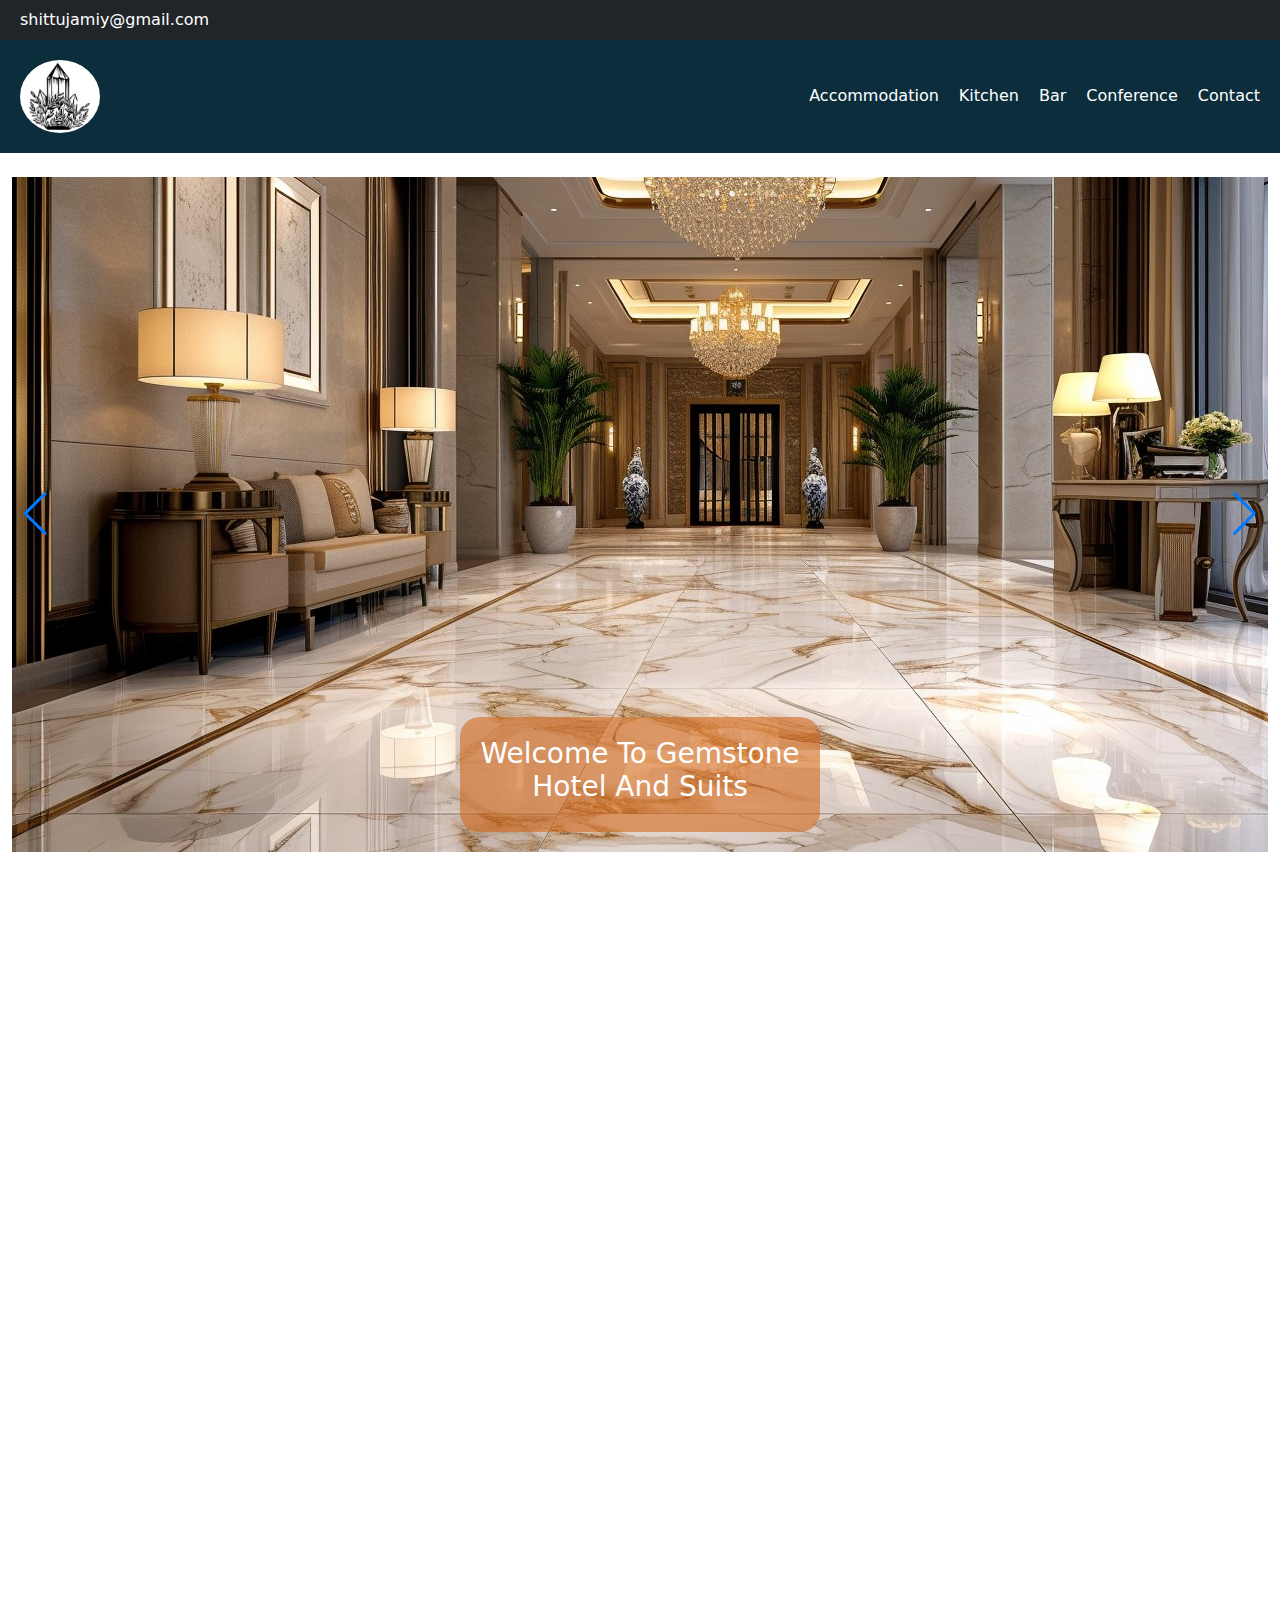
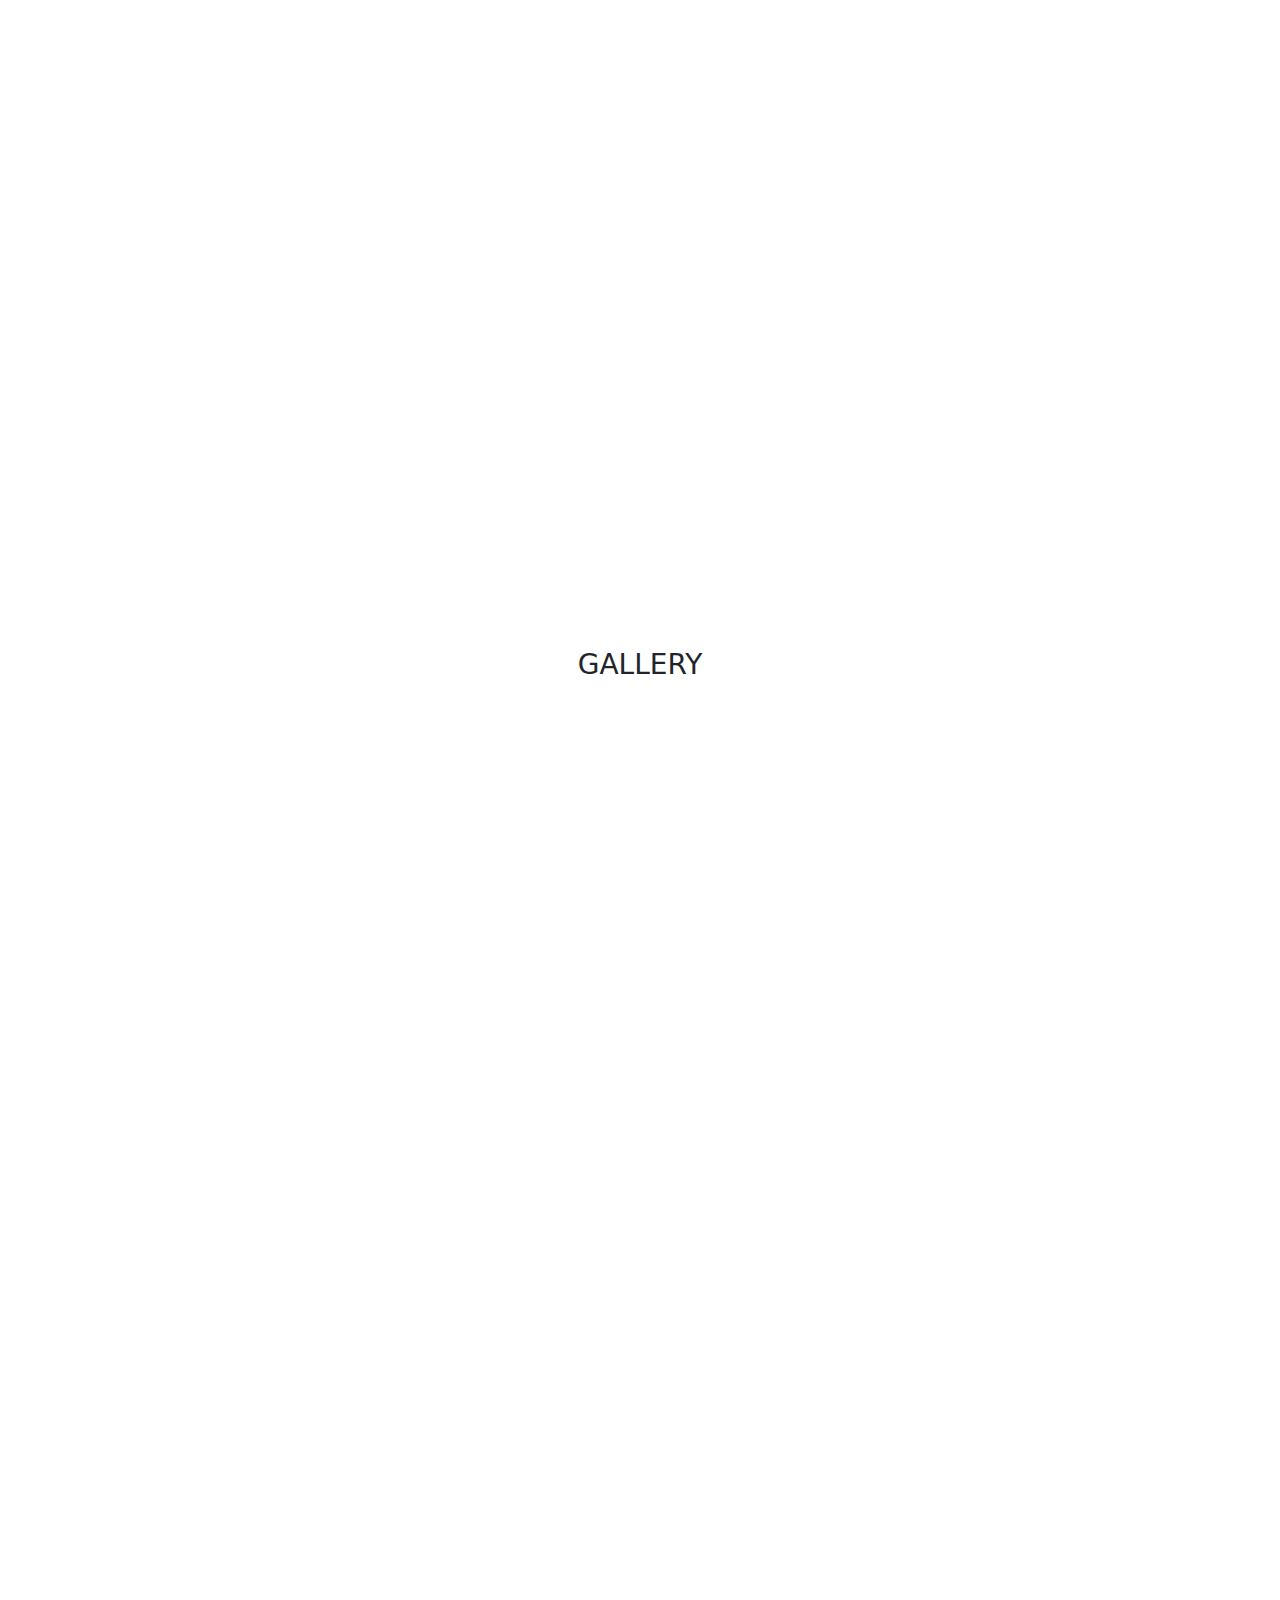
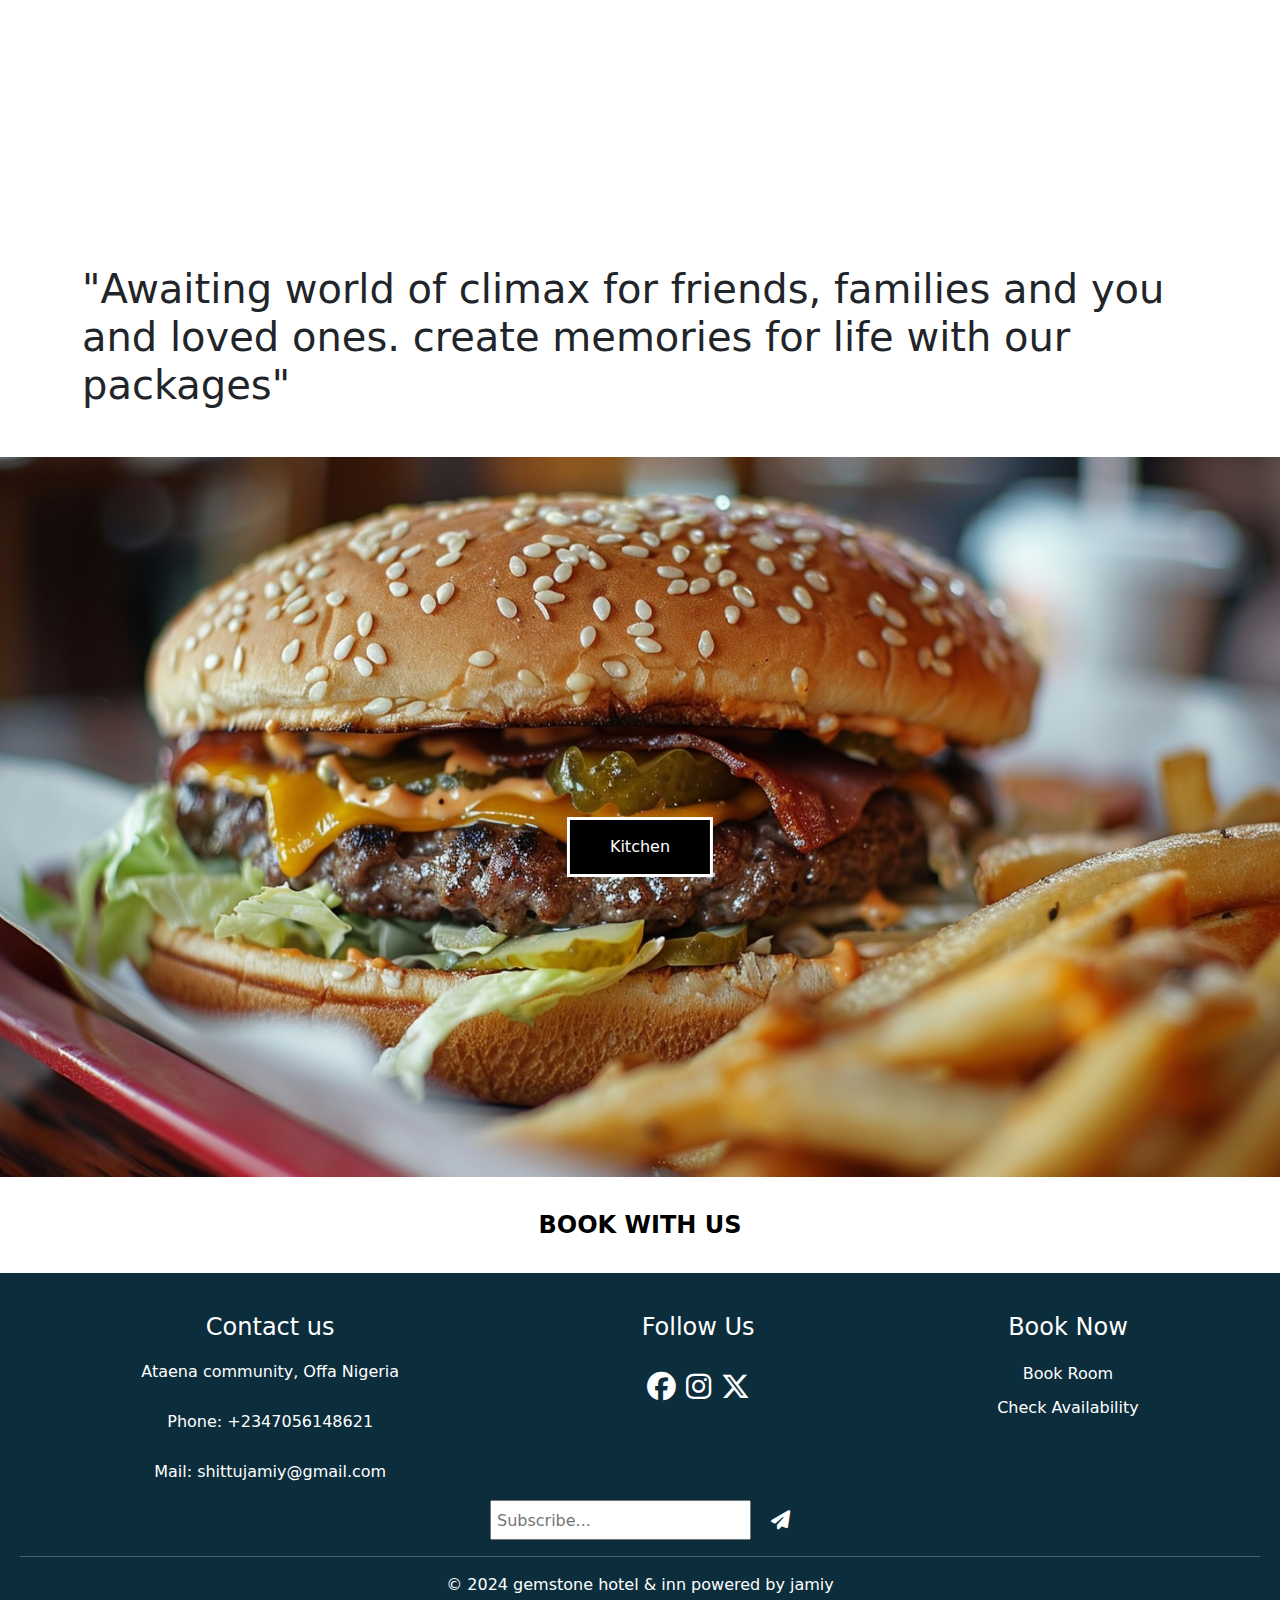
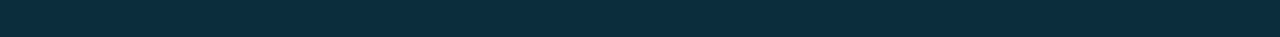
<file: index.html>
<!DOCTYPE html>
<html lang="en">
  <head>
    <meta charset="UTF-8" />
    <meta name="viewport" content="width=device-width, initial-scale=1.0" />
    <title>Diamond constuction</title>
    <link rel="stylesheet" href="fonts-6/css/all.css" />
    <link rel="stylesheet" href="aos/aos.css" />
    <link rel="stylesheet" href="bootstrap-5.3.3-dist/css/bootstrap.min.css" />
    <link rel="stylesheet" href="swipers/swiper-bundle.min.css" />
    <link rel="stylesheet" href="construction.css" />
  </head>
  <body>
    <header>
      <div class="first-nav text-bg-dark">
        <p>shittujamiy@gmail.com</p>
      </div>
      <div class="second-nav">
        <img src="imgs/gemstone.jpg" class="brand" alt="" />
        <button class="hamburger">
          <div class="bar"></div>
        </button>
        <nav>
          <li><a href="accomodation.html">Accommodation</a></li>
          <li><a href="kitchen.html">Kitchen</a></li>
          <li><a href="bar.html">Bar</a></li>
          <li class="dd-parent">
            <a href="conference.html">Conference</a>
          </li>
          <li><a href="contact.html">Contact</a></li>
        </nav>
      </div>
    </header>
    <div class="side-menu">
      <div class="brand-name">
        <i class="fa fa-times"></i>
        <h2>Gemstone</h2>
      </div>
      <div class="menus">
        <li><a href="accomodation.html">Accommodation</a></li>
        <li><a href="kitchen.html">Kitchen</a></li>
        <li><a href="bar.html">Bar</a></li>
        <li><a href="conference.html">Conference</a></li>
        <li><a href="contact.html">Contact</a></li>
      </div>
    </div>
    <!-- debugging the slider by creating new -->
    <div class="container-fluid mt-4 mb-3">
      <div class="swiper mySwiper">
        <div class="swiper-wrapper">
          <div class="swiper-slide banner-card">
            <div class="demo-banner">
              <img src="imgs/hotel3.jpg" alt="" />
            </div>
            <div class="greetings">
              <h3>Welcome to Gemstone Hotel and Suits</h3>
            </div>
          </div>
          <div class="swiper-slide banner-card">
            <div class="demo-banner">
              <img src="imgs/hotel2.jpg" alt="" />
            </div>
            <div class="greetings">
              <h3>More than just an hotel</h3>
              <a href="#">Accomondations</a>
            </div>
          </div>
          <div class="swiper-slide banner-card">
            <div class="demo-banner">
              <img src="imgs/hotel4.jpg" alt="" />
            </div>
            <div class="greetings">
              <h3>inter-continetal dishes</h3>
              <a href="kitchen.html">Kitchen</a>
            </div>
          </div>
        </div>
        <div class="swiper-button-next"></div>
        <div class="swiper-button-prev"></div>
      </div>
    </div>
    <div class="brand-logo" data-aos="fade-up">
      <img src="imgs/gem-logo.jpg" alt="" />
    </div>
    <div
      class="container welcome-section"
      data-aos="zoom-in-up"
      data-aos-duration="3000"
    >
      <div class="welcome-img" data-aos="fade-right">
        <img src="imgs/welcome-img.jpg" class="img-fluid" alt="" />
      </div>
      <div class="wecome-txt">
        <h3 class="mb-2">Hotel Just like a paradise</h3>
        <p>
          Welcome to <b>Gemstone</b> Hotel & Inn. The top rated hotel that & inn
          offers a unique accommodation experience that effortlessly combines
          old world charm with premium boutique accommodation. All guest rooms
          have been renovated to meet the needs of the most discerning modern
          traveller, featuring premium triple sheet linen, free WiFi, LCD TV
          with Foxtel, mini bar and a private ensuite with complimentary
          toiletries. Accommodation options include corporate rooms, luxurious
          king rooms and a family room sleeping up to 4 guests. Conveniently
          located at A8 community Ateana, Gemstone Motor Inn is your gateway to
          discovering the best that Gemstone has to offer.
        </p>
      </div>
    </div>

    <div
      class="container-fluid rooms-sect"
      data-aos="fade-up"
      data-aos-duration="2000"
    >
      <h3>ROOMS</h3>
      <div class="swiper myRooms rooms">
        <div class="swiper-wrapper fetchroom">
          <div class="swiper-slide room">
            <img src="imgs/room.jpg" alt="" />
            <div class="room-info">
              <h5>bedroom</h5>
              <i class="fa fa-arrow-right"></i>
            </div>
          </div>
          <div class="swiper-slide room">
            <img src="imgs/luxury-room.jpg" alt="" />
            <div class="room-info">
              <h5>luxury room</h5>
              <i class="fa fa-arrow-right"></i>
            </div>
          </div>
          <div class="swiper-slide room">
            <img src="imgs/green room.jpg" alt="" />
            <div class="room-info">
              <h5>green room</h5>
              <i class="fa fa-arrow-right"></i>
            </div>
          </div>
          <div class="swiper-slide room">
            <img src="imgs/comfty-room.jpg" alt="" />
            <div class="room-info">
              <h5>comfty room</h5>
              <i class="fa fa-arrow-right"></i>
            </div>
          </div>
          <div class="swiper-slide room">
            <img src="imgs/conference-room.jpg" alt="" />
            <div class="room-info">
              <h5>conference room</h5>
              <i class="fa fa-arrow-right"></i>
            </div>
          </div>
          <div class="swiper-slide room">
            <img src="imgs/kitchen.jpg" alt="" />
            <div class="room-info">
              <h5>kichen</h5>
              <i class="fa fa-arrow-right"></i>
            </div>
          </div>
          <div class="swiper-slide room">
            <img src="imgs/bar.jpg" alt="" />
            <div class="room-info">
              <h5>bar</h5>
              <!-- <i class="fa fa-arrow-right"></i> -->
            </div>
          </div>
          <div class="swiper-slide room room">
            <img src="imgs/pool.jpg" alt="" />
            <div class="room-info">
              <h5>pool</h5>
              <i class="fa fa-arrow-right"></i>
            </div>
          </div>
        </div>
      </div>
    </div>
    <div class="container-fluid gallaries">
      <h3>GALLERY</h3>
      <div class="gallery container">
        <div class="g-item1" data-aos="fade-up" data-aos-duration="1000">
          <img src="imgs/room.jpg" alt="" />
        </div>
        <div class="g-item2" data-aos="fade-up" data-aos-duration="1100">
          <img src="imgs/bar.jpg" alt="" />
        </div>
        <div class="g-item3" data-aos="fade-up" data-aos-duration="1200">
          <img src="imgs/luxury-room.jpg" alt="" />
        </div>
        <div class="g-item4" data-aos="fade-up" data-aos-duration="1300">
          <img src="imgs/pool.jpg" alt="" />
        </div>
        <div class="g-item5" data-aos="fade-up" data-aos-duration="1400">
          <img src="imgs/comfty-room.jpg" alt="" />
        </div>
        <div class="g-item6" data-aos="fade-up" data-aos-duration="">
          <img src="imgs/kitchen.jpg" alt="" />
        </div>
      </div>
    </div>
    <div class="container">
      <h1 class="my-5">
        "Awaiting world of climax for friends, families and you and loved ones.
        create memories for life with our packages"
      </h1>
    </div>
    <div class="container-fluid kitchen-cont">
      <!-- <img src="imgs/burger.jpg" alt="" /> -->
      <a href="kitchen.html">Kitchen</a>
    </div>
    <div class="accomondation-link">
      <a href="accomodation.html">book with us</a>
    </div>

    <footer>
      <div class="footer-item row1">
        <h4>Contact us</h4>
        <p>Ataena community, Offa Nigeria</p>
        <p>Phone: +2347056148621</p>
        <p>Mail: shittujamiy@gmail.com</p>
      </div>
      <div class="footer-item row2">
        <h4>Follow Us</h4>
        <div class="f-socials">
          <i class="fa-brands fa-facebook"></i>
          <i class="fa-brands fa-instagram"></i>
          <i class="fa-brands fa-x-twitter"></i>
        </div>
      </div>
      <div class="footer-item row3">
        <h4>Book Now</h4>
        <div class="booking">
          <li><a href="#">book room</a></li>
          <li><a href="#">check availability</a></li>
        </div>
      </div>
      <form action="#" class="subscribe">
        <input type="email" name="#" id="#" placeholder="Subscribe..." />
        <i class="fa-solid fa-paper-plane"></i>
      </form>
      <div id="copy">
        <hr />
        &copy; 2024 gemstone hotel & inn powered by jamiy
      </div>
    </footer>
    <script src="construction.js"></script>
    <script src="swipers/swiper-bundle.min.js"></script>
    <script src="slide.js"></script>
    <script src="aos/aos.js"></script>
    <script>
      AOS.init();
    </script>
    <!-- <script src="slideScript.js"></script> -->
  </body>
</html>
</file>
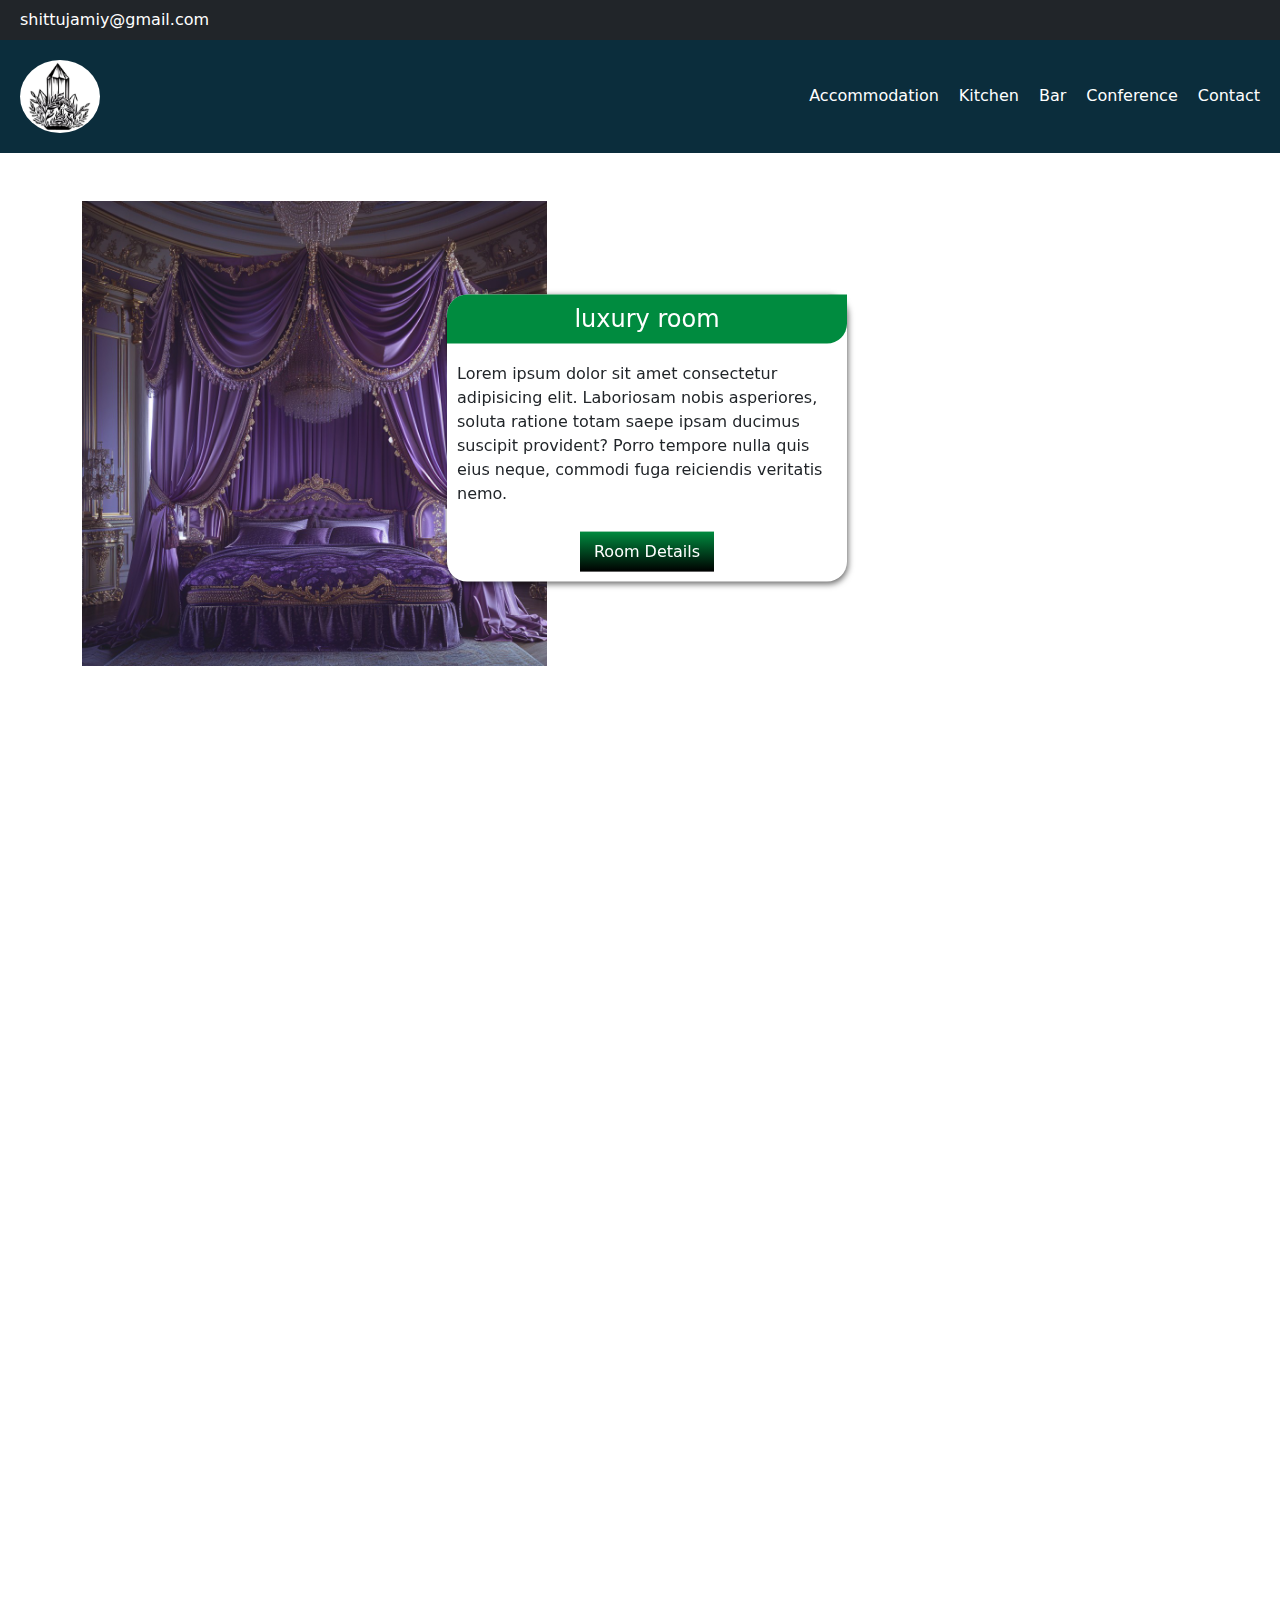
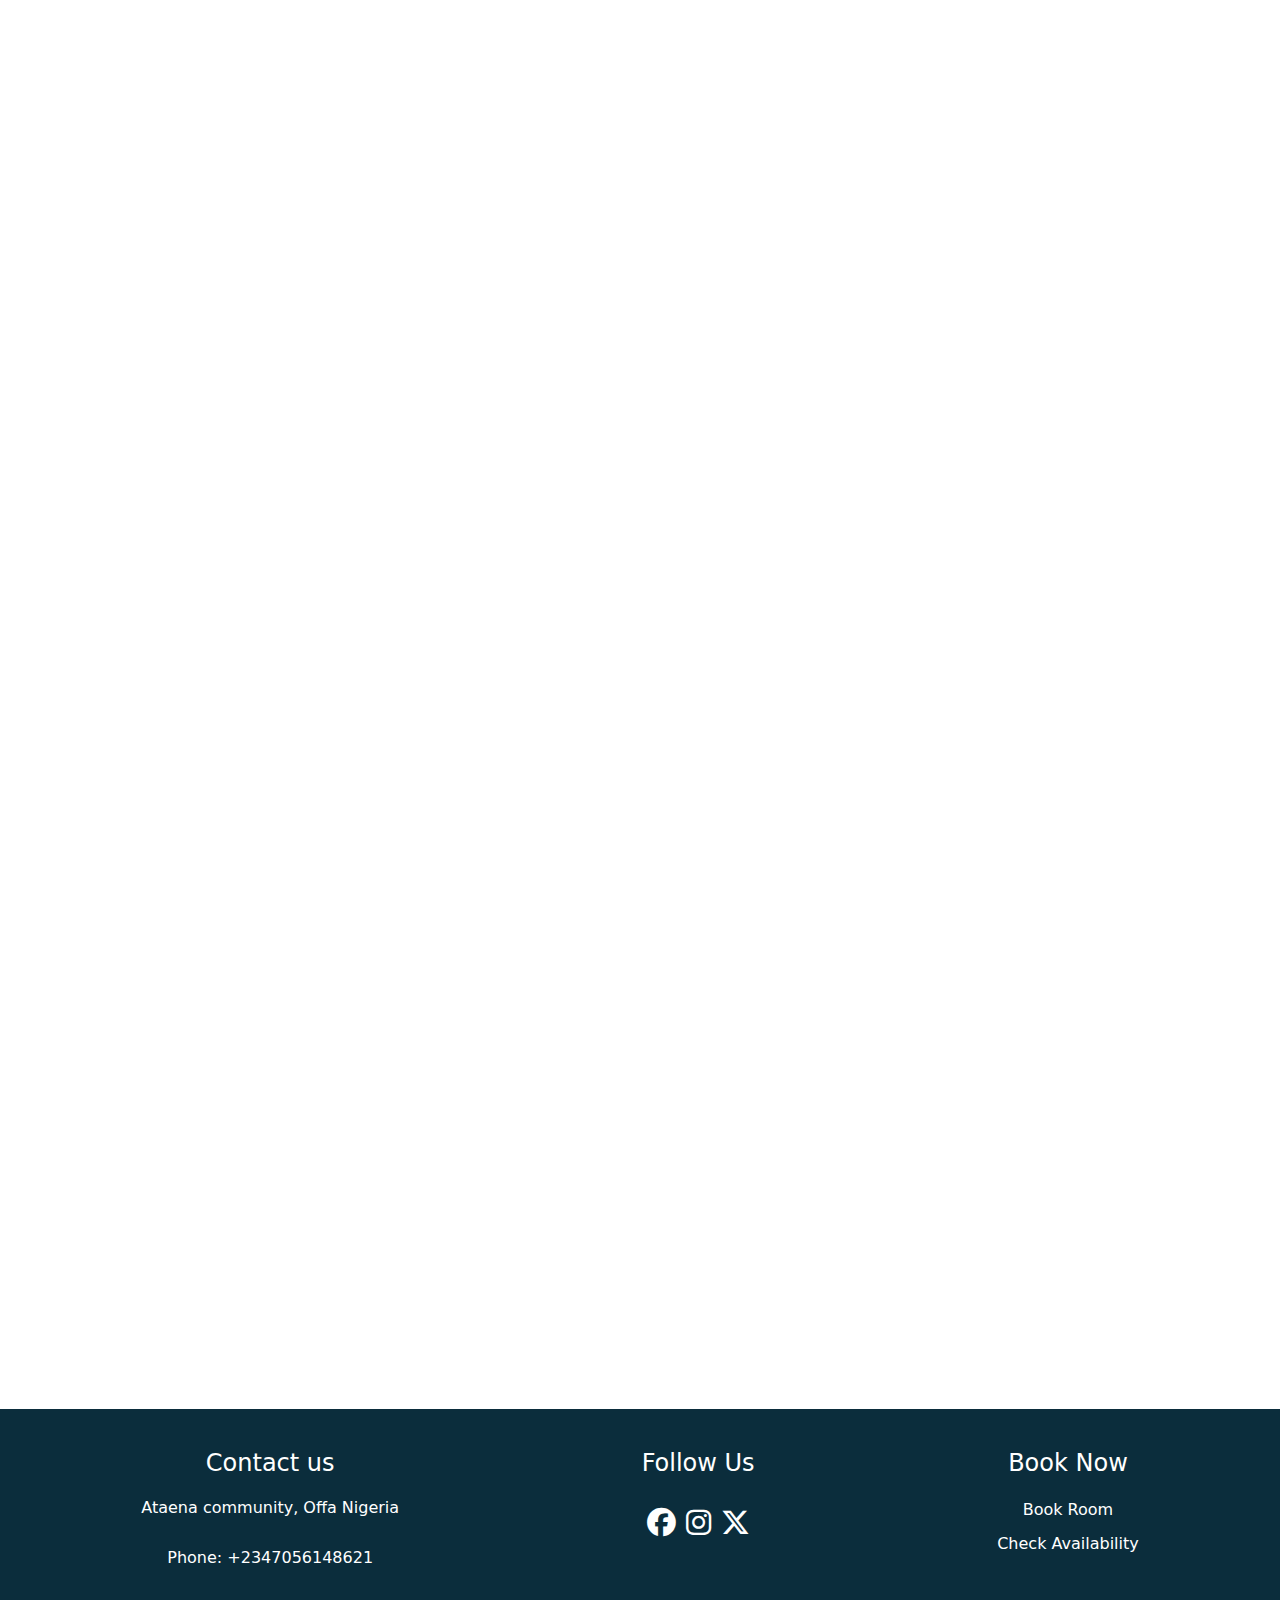
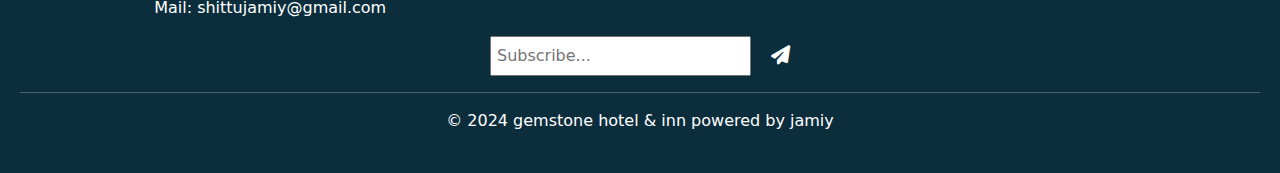
<file: accomodation.html>
<!DOCTYPE html>
<html lang="en">
  <head>
    <meta charset="UTF-8" />
    <meta name="viewport" content="width=device-width, initial-scale=1.0" />
    <title>Document</title>
    <link rel="stylesheet" href="fonts-6/css/all.css" />
    <link rel="stylesheet" href="aos/aos.css" />
    <link rel="stylesheet" href="bootstrap-5.3.3-dist/css/bootstrap.min.css" />
    <link rel="stylesheet" href="construction.css" />
    <link rel="stylesheet" href="swipers/swiper-bundle.min.css" />
  </head>
  <style>
    body {
      overflow-x: hidden;
    }
  </style>
  <body>
    <header>
      <div class="first-nav text-bg-dark">
        <p>shittujamiy@gmail.com</p>
      </div>
      <div class="second-nav">
        <img src="imgs/gemstone.jpg" class="brand" alt="" />
        <button class="hamburger">
          <div class="bar"></div>
        </button>
        <nav>
          <li><a href="accomodation.html">Accommodation</a></li>
          <li><a href="kitchen.html">Kitchen</a></li>
          <li><a href="bar.html">Bar</a></li>
          <li class="dd-parent"><a href="conference.html">Conference</a></li>
          <li><a href="contact.html">Contact</a></li>
        </nav>
      </div>
    </header>
    <div class="side-menu">
      <div class="brand-name">
        <i class="fa fa-times"></i>
        <h2>Gemstone</h2>
      </div>
      <div class="menus">
        <li><a href="accomodation.html">accommodation</a></li>
        <li><a href="kitchen.html">Restaurant</a></li>
        <li><a href="bar.html">Bar</a></li>
        <li><a href="conference.html">Conference</a></li>
        <li><a href="contact.html">Contact</a></li>
      </div>
    </div>
    <main>
      <div class="container my-5">
        <div class="all-rooms">
          <div class="room-item col-lg-5" data-aos="fade-right">
            <img src="imgs/luxury-room.jpg" class="img-fluid" alt="" />
            <div class="item-details left-item">
              <h4>luxury room</h4>
              <p>
                Lorem ipsum dolor sit amet consectetur adipisicing elit.
                Laboriosam nobis asperiores, soluta ratione totam saepe ipsam
                ducimus suscipit provident? Porro tempore nulla quis eius neque,
                commodi fuga reiciendis veritatis nemo.
              </p>
              <button>room details</button>
            </div>
          </div>
          <div class="room-item right col-lg-5" data-aos="fade-left">
            <img src="imgs/comfty-room.jpg" class="img-fluid" alt="" />
            <div class="item-details right-item">
              <h4>luxury room</h4>
              <p>
                Lorem ipsum dolor sit amet consectetur adipisicing elit.
                Laboriosam nobis asperiores, soluta ratione totam saepe ipsam
                ducimus suscipit provident? Porro tempore nulla quis eius neque,
                commodi fuga reiciendis veritatis nemo.
              </p>
              <button>room details</button>
            </div>
          </div>
          <div class="room-item col-lg-5" data-aos="fade-right">
            <img src="imgs/green room.jpg" class="img-fluid" alt="" />
            <div class="item-details left-item">
              <h4>luxury room</h4>
              <p>
                Lorem ipsum dolor sit amet consectetur adipisicing elit.
                Laboriosam nobis asperiores, soluta ratione totam saepe ipsam
                ducimus suscipit provident? Porro tempore nulla quis eius neque,
                commodi fuga reiciendis veritatis nemo.
              </p>
              <button>room details</button>
            </div>
          </div>
          <div class="room-item right col-lg-5" data-aos="fade-left">
            <img src="imgs/room.jpg" class="img-fluid" alt="" />
            <div class="item-details right-item">
              <h4>luxury room</h4>
              <p>
                Lorem ipsum dolor sit amet consectetur adipisicing elit.
                Laboriosam nobis asperiores, soluta ratione totam saepe ipsam
                ducimus suscipit provident? Porro tempore nulla quis eius neque,
                commodi fuga reiciendis veritatis nemo.
              </p>
              <button>room details</button>
            </div>
          </div>
        </div>
      </div>
    </main>
    <footer>
      <div class="footer-item row1">
        <h4>Contact us</h4>
        <p>Ataena community, Offa Nigeria</p>
        <p>Phone: +2347056148621</p>
        <p>Mail: shittujamiy@gmail.com</p>
      </div>
      <div class="footer-item row2">
        <h4>Follow Us</h4>
        <div class="f-socials">
          <i class="fa-brands fa-facebook"></i>
          <i class="fa-brands fa-instagram"></i>
          <i class="fa-brands fa-x-twitter"></i>
        </div>
      </div>
      <div class="footer-item row3">
        <h4>Book Now</h4>
        <div class="booking">
          <li><a href="#">book room</a></li>
          <li><a href="#">check availability</a></li>
        </div>
      </div>
      <form action="#" class="subscribe">
        <input type="email" name="#" id="#" placeholder="Subscribe..." />
        <i class="fa-solid fa-paper-plane"></i>
      </form>
      <div id="copy">
        <hr />
        &copy; 2024 gemstone hotel & inn powered by jamiy
      </div>
    </footer>
    <script src="construction.js"></script>
    <script src="swipers/swiper-bundle.min.js"></script>
    <script src="slide.js"></script>
    <script src="aos/aos.js"></script>
    <script>
      AOS.init();
    </script>
  </body>
</html>
</file>
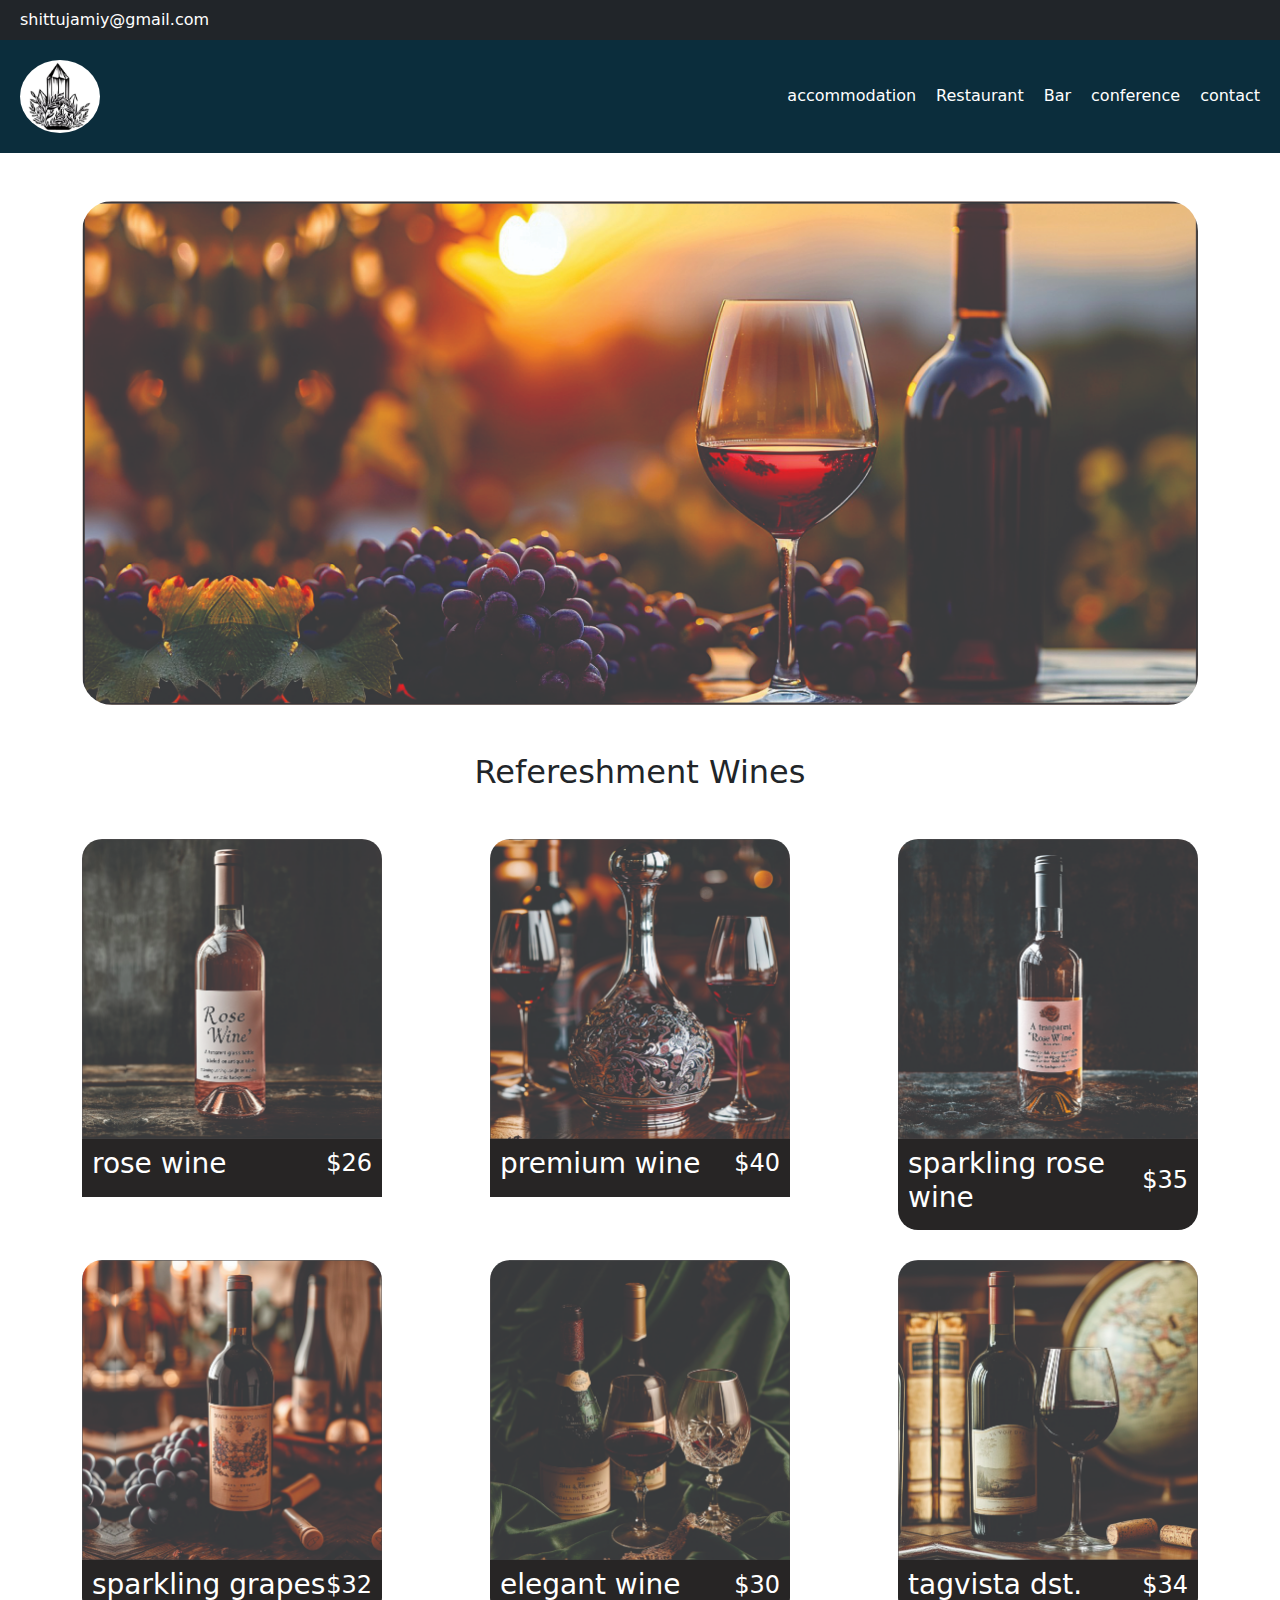
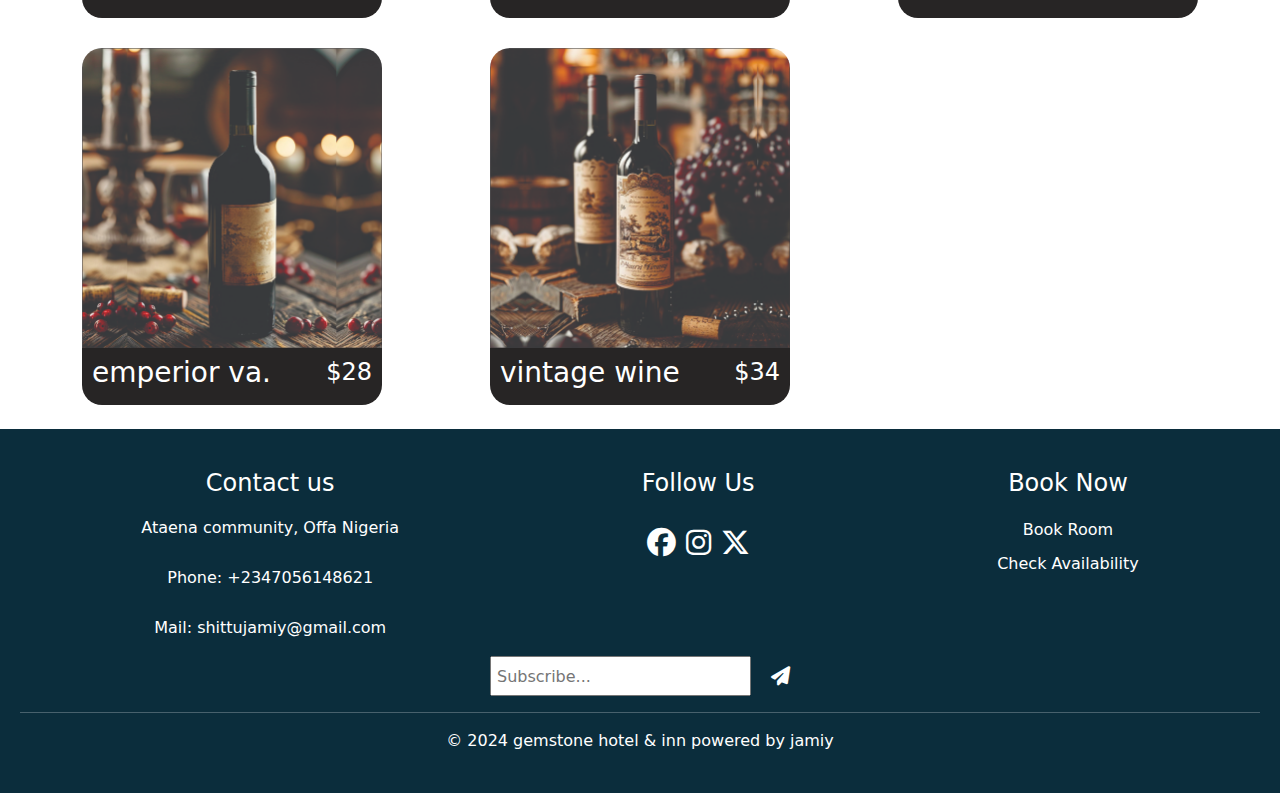
<file: bar.html>
<!DOCTYPE html>
<html lang="en">
  <head>
    <meta charset="UTF-8" />
    <meta name="viewport" content="width=device-width, initial-scale=1.0" />
    <title>Document</title>
    <link rel="stylesheet" href="fonts-6/css/all.css" />
    <link rel="stylesheet" href="aos/aos.css" />
    <link rel="stylesheet" href="bootstrap-5.3.3-dist/css/bootstrap.min.css" />
    <link rel="stylesheet" href="swipers/swiper-bundle.min.css" />
    <link rel="stylesheet" href="construction.css" />
  </head>
  <body>
    <header>
      <div class="first-nav text-bg-dark">
        <p>shittujamiy@gmail.com</p>
      </div>
      <div class="second-nav">
        <img src="imgs/gemstone.jpg" class="brand" alt="" />
        <button class="hamburger">
          <div class="bar"></div>
        </button>
        <nav>
          <li><a href="accomodation.html">accommodation</a></li>
          <li><a href="kitchen.html">Restaurant</a></li>
          <li><a href="bar.html">Bar</a></li>
          <li class="dd-parent"><a href="conference.html">conference</a></li>
          <li><a href="contact.html">contact</a></li>
        </nav>
      </div>
    </header>
    <div class="side-menu">
      <div class="brand-name">
        <i class="fa fa-times"></i>
        <h2>Gemstone</h2>
      </div>
      <div class="menus">
        <li><a href="accomodation.html">accommodation</a></li>
        <li><a href="kitchen.html">Restaurant</a></li>
        <li><a href="bar.html">Bar</a></li>
        <li><a href="conference.html">Conference</a></li>
        <li><a href="contact.html">Contact</a></li>
      </div>
    </div>
    <main>
      <div class="container mt-5">
        <div class="swiper myBar">
          <div class="swiper-wrapper">
            <div class="swiper-slide bar-cont">
              <img src="imgs/bar-banner-3.jpg" class="img-fluid" alt="" />
            </div>
            <div class="swiper-slide bar-cont">
              <img src="imgs/bar-banner-4.jpg" class="img-fluid" alt="" />
            </div>
            <div class="swiper-slide bar-cont">
              <img src="imgs/bar-banner-2.jpg" class="img-fluid" alt="" />
            </div>
          </div>
        </div>
      </div>
      <h2 class="mt-5 mb-2 text-center">Refereshment Wines</h2>
      <div class="container wine-cont mt-5 mb-4">
        <div class="food-card">
          <div class="card-details">
            <img src="imgs/bar-1.jpg" alt="" />
            <div class="card-icons">
              <div class="icon">
                <i class="fa-regular fa-heart"></i>
                <span> 1.3k </span>
              </div>
              <div class="icon">
                <i class="fa-regular fa-clock"></i>
                <span>5mins</span>
              </div>
              <div class="icon">
                <i class="fa-solid fa-bowl-food"></i>
                <span>order</span>
              </div>
            </div>
          </div>
          <div class="details-txt">
            <h3>rose wine</h3>
            <div class="price">
              <h4>$26</h4>
            </div>
          </div>
        </div>
        <div class="food-card">
          <div class="card-details">
            <img src="imgs/bar-3.jpg" alt="" />
            <div class="card-icons">
              <div class="icon">
                <i class="fa-regular fa-heart"></i>
                <span> 9.8k </span>
              </div>
              <div class="icon">
                <i class="fa-regular fa-clock"></i>
                <span>5mins</span>
              </div>
              <div class="icon">
                <i class="fa-solid fa-bowl-food"></i>
                <span>order</span>
              </div>
            </div>
          </div>
          <div class="details-txt">
            <h3>premium wine</h3>
            <div class="price">
              <h4>$40</h4>
            </div>
          </div>
        </div>
        <div class="food-card">
          <div class="card-details">
            <img src="imgs/bar-2.jpg" alt="" />
            <div class="card-icons">
              <div class="icon">
                <i class="fa-regular fa-heart"></i>
                <span> 2.5k </span>
              </div>
              <div class="icon">
                <i class="fa-regular fa-clock"></i>
                <span>5mins</span>
              </div>
              <div class="icon">
                <i class="fa-solid fa-bowl-food"></i>
                <span>order</span>
              </div>
            </div>
          </div>
          <div class="details-txt">
            <h3>sparkling rose wine</h3>
            <div class="price">
              <h4>$35</h4>
            </div>
          </div>        </div>
        <div class="food-card">
          <div class="card-details">
            <img src="imgs/bar-4.jpg" alt="" />
            <div class="card-icons">
              <div class="icon">
                <i class="fa-regular fa-heart"></i>
                <span> 1.1k </span>
              </div>
              <div class="icon">
                <i class="fa-regular fa-clock"></i>
                <span>5mins</span>
              </div>
              <div class="icon">
                <i class="fa-solid fa-bowl-food"></i>
                <span>order</span>
              </div>
            </div>
          </div>
          <div class="details-txt">
            <h3>sparkling grapes</h3>
            <div class="price">
              <h4>$32</h4>
            </div>
          </div>        </div>
        <div class="food-card">
          <div class="card-details">
            <img src="imgs/bar-5.jpg" alt="" />
            <div class="card-icons">
              <div class="icon">
                <i class="fa-regular fa-heart"></i>
                <span> 20k </span>
              </div>
              <div class="icon">
                <i class="fa-regular fa-clock"></i>
                <span>5mins</span>
              </div>
              <div class="icon">
                <i class="fa-solid fa-bowl-food"></i>
                <span>order</span>
              </div>
            </div>
          </div>
          <div class="details-txt">
            <h3>elegant wine</h3>
            <div class="price">
              <h4>$30</h4>
            </div>
          </div>        </div>
        <div class="food-card">
          <div class="card-details">
            <img src="imgs/bar-7.jpg" alt="" />
            <div class="card-icons">
              <div class="icon">
                <i class="fa-regular fa-heart"></i>
                <span> 1.9k </span>
              </div>
              <div class="icon">
                <i class="fa-regular fa-clock"></i>
                <span>5mins</span>
              </div>
              <div class="icon">
                <i class="fa-solid fa-bowl-food"></i>
                <span>order</span>
              </div>
            </div>
          </div>
          <div class="details-txt">
            <h3>tagvista dst.</h3>
            <div class="price">
              <h4>$34</h4>
            </div>
          </div>
        </div>
        <div class="food-card">
          <div class="card-details">
            <img src="imgs/bar-6.jpg" alt="" />
            <div class="card-icons">
              <div class="icon">
                <i class="fa-regular fa-heart"></i>
                <span> 2.1k </span>
              </div>
              <div class="icon">
                <i class="fa-regular fa-clock"></i>
                <span>5mins</span>
              </div>
              <div class="icon">
                <i class="fa-solid fa-bowl-food"></i>
                <span>order</span>
              </div>
            </div>
          </div>
          <div class="details-txt">
            <h3>emperior va.</h3>
            <div class="price">
              <h4>$28</h4>
            </div>
          </div>
        </div>
        <div class="food-card">
          <div class="card-details">
            <img src="imgs/bar-8.jpg" alt="" />
            <div class="card-icons">
              <div class="icon">
                <i class="fa-regular fa-heart"></i>
                <span> 2.2k </span>
              </div>
              <div class="icon">
                <i class="fa-regular fa-clock"></i>
                <span>5mins</span>
              </div>
              <div class="icon">
                <i class="fa-solid fa-bowl-food"></i>
                <span>order</span>
              </div>
            </div>
          </div>
          <div class="details-txt">
            <h3>vintage wine</h3>
            <div class="price">
              <h4>$34</h4>
            </div>
          </div>
        </div>
      </div>
    </div>
    </main>
    <footer>
      <div class="footer-item row1">
        <h4>Contact us</h4>
        <p>Ataena community, Offa Nigeria</p>
        <p>Phone: +2347056148621</p>
        <p>Mail: shittujamiy@gmail.com</p>
      </div>
      <div class="footer-item row2">
        <h4>Follow Us</h4>
        <div class="f-socials">
          <i class="fa-brands fa-facebook"></i>
          <i class="fa-brands fa-instagram"></i>
          <i class="fa-brands fa-x-twitter"></i>
        </div>
      </div>
      <div class="footer-item row3">
        <h4>Book Now</h4>
        <div class="booking">
          <li><a href="#">book room</a></li>
          <li><a href="#">check availability</a></li>
        </div>
      </div>
      <form action="#" class="subscribe">
        <input type="email" name="#" id="#" placeholder="Subscribe..." />
        <i class="fa-solid fa-paper-plane"></i>
      </form>
      <div id="copy">
        <hr />
        &copy; 2024 gemstone hotel & inn powered by jamiy
      </div>
    </footer>
    <script src="construction.js"></script>
    <script src="swipers/swiper-bundle.min.js"></script>
    <script src="slide.js"></script>
  </body>
</html>
</file>
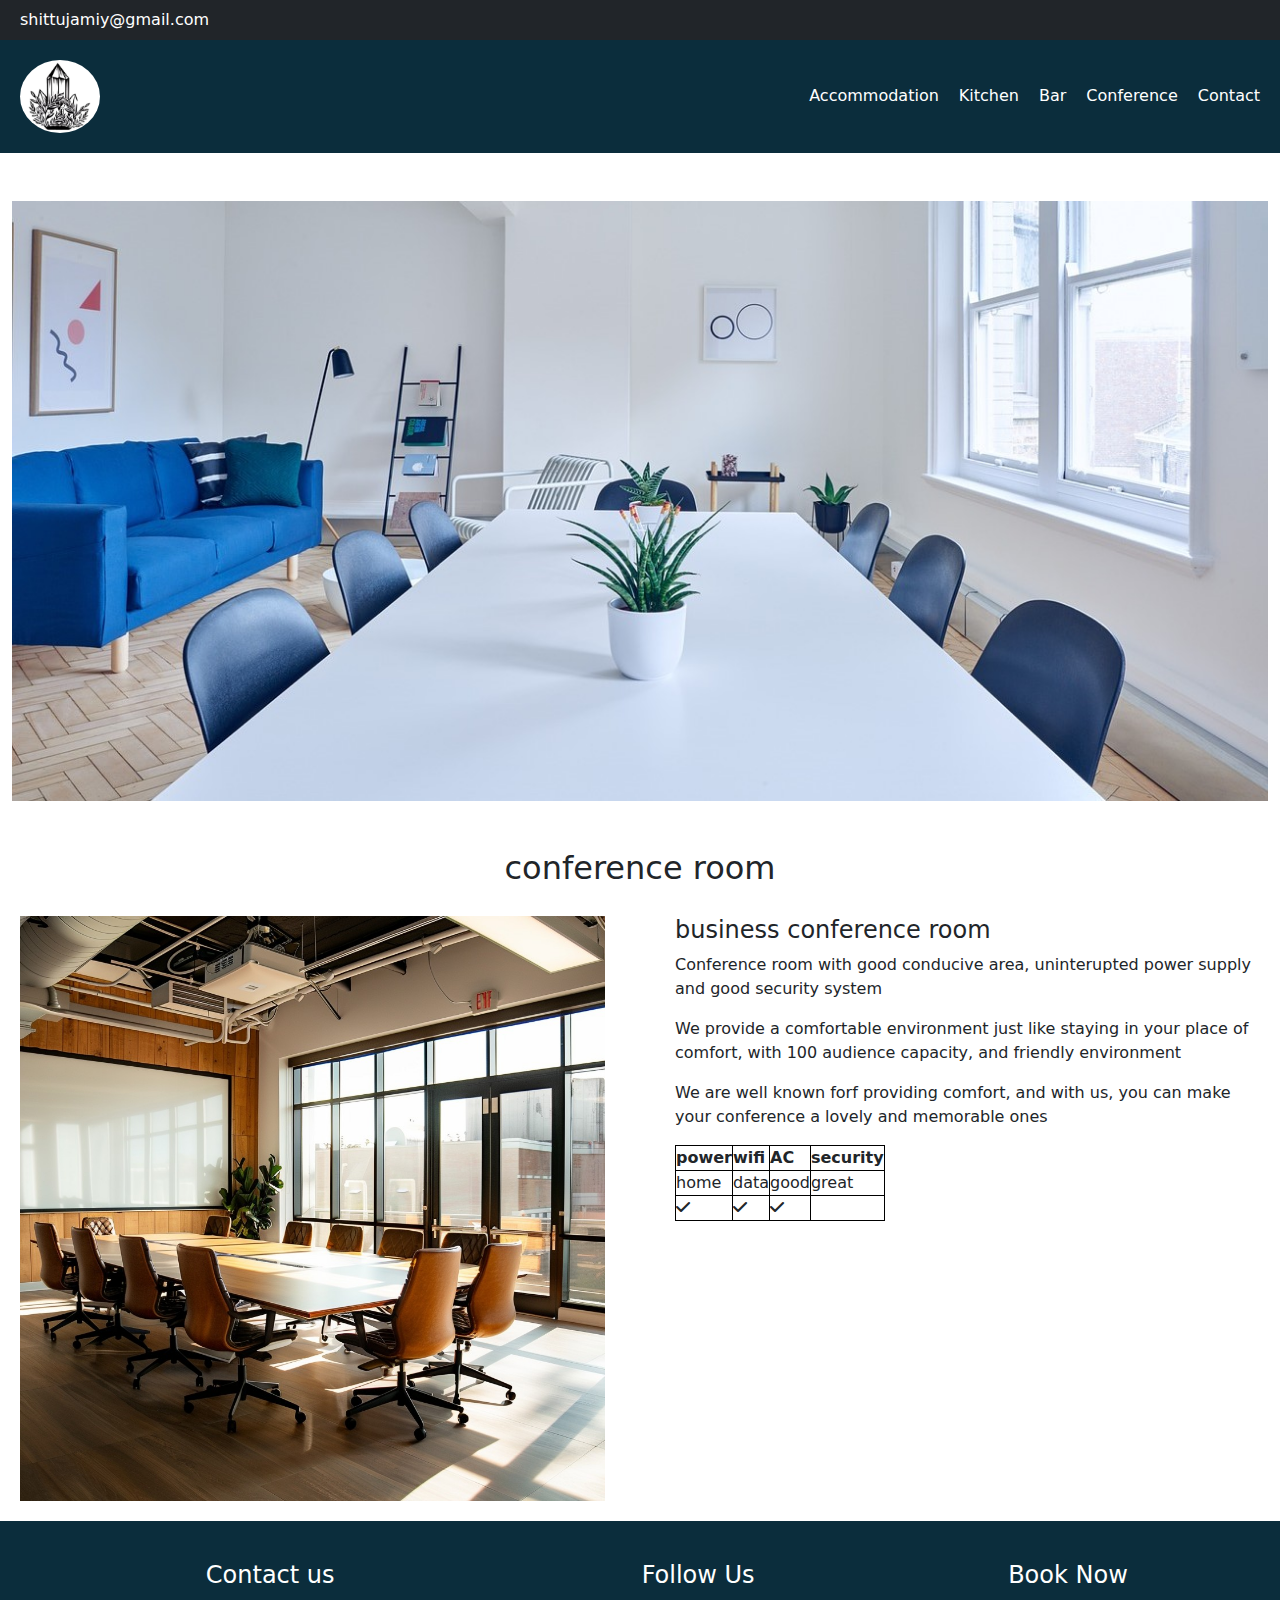
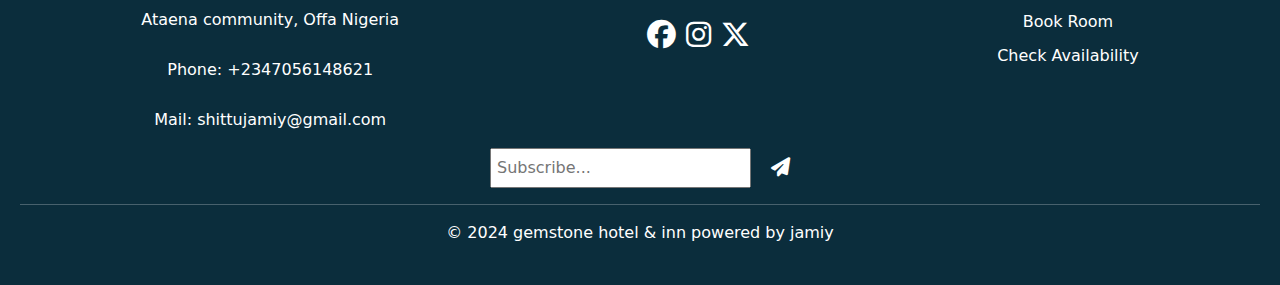
<file: conference.html>
<!DOCTYPE html>
<html lang="en">
  <head>
    <meta charset="UTF-8" />
    <meta name="viewport" content="width=device-width, initial-scale=1.0" />
    <link rel="stylesheet" href="fonts-6/css/all.css" />
    <link rel="stylesheet" href="aos/aos.css" />
    <link rel="stylesheet" href="bootstrap-5.3.3-dist/css/bootstrap.min.css" />
    <link rel="stylesheet" href="swipers/swiper-bundle.min.css" />
    <link rel="stylesheet" href="construction.css" />
    <link rel="stylesheet" href="conference.css" />
    <title>Document</title>
  </head>
  <body>
    <header>
      <div class="first-nav text-bg-dark">
        <p>shittujamiy@gmail.com</p>
      </div>
      <div class="second-nav">
        <img src="imgs/gemstone.jpg" class="brand" alt="" />
        <button class="hamburger">
          <div class="bar"></div>
        </button>
        <nav>
          <li><a href="accomodation.html">Accommodation</a></li>
          <li><a href="kitchen.html">Kitchen</a></li>
          <li><a href="bar.html">Bar</a></li>
          <li class="dd-parent"><a href="#">Conference</a></li>
          <li><a href="contact.html">Contact</a></li>
        </nav>
      </div>
    </header>
    <div class="side-menu">
      <div class="brand-name">
        <i class="fa fa-times"></i>
        <h2>Gemstone</h2>
      </div>
      <div class="menus">
        <li><a href="accomodation.html">accommodation</a></li>
        <li><a href="kitchen.html">Restaurant</a></li>
        <li><a href="bar.html">Bar</a></li>
        <li><a href="conference.html">Conference</a></li>
        <li><a href="contact.html">Contact</a></li>
      </div>
    </div>
    <div class="container-fluid mt-5">
      <img src="imgs/conference-img.jpg" class="img-fluid" alt="" />
    </div>

    <h2 class="mt-5 text-center h2">conference room</h2>
    <div class="conference-room">
      <div class="conf-img">
        <img src="imgs/conference-room.jpg" class="img-fluid" alt="" />
      </div>
      <div class="conf-txt">
        <h4>business conference room</h4>
        <p>
          Conference room with good conducive area, uninterupted power supply
          and good security system
        </p>
        <p>
          We provide a comfortable environment just like staying in your place
          of comfort, with 100 audience capacity, and friendly environment
        </p>
        <p>
          We are well known forf providing comfort, and with us, you can make
          your conference a lovely and memorable ones
        </p>
        <table>
          <tr>
            <th>power</th>
            <th>wifi</th>
            <th>AC</th>
            <th>security</th>
          </tr>
          <tr>
            <td>home</td>
            <td>data</td>
            <td>good</td>
            <td>great</td>
          </tr>

          <tbody>
            <tr>
              <td><i class="fa fa-check"></i></td>
              <td><i class="fa fa-check"></i></td>
              <td><i class="fa fa-check"></i></td>
            </tr>
          </tbody>
        </table>
      </div>
    </div>
    <footer>
      <div class="footer-item row1">
        <h4>Contact us</h4>
        <p>Ataena community, Offa Nigeria</p>
        <p>Phone: +2347056148621</p>
        <p>Mail: shittujamiy@gmail.com</p>
      </div>
      <div class="footer-item row2">
        <h4>Follow Us</h4>
        <div class="f-socials">
          <i class="fa-brands fa-facebook"></i>
          <i class="fa-brands fa-instagram"></i>
          <i class="fa-brands fa-x-twitter"></i>
        </div>
      </div>
      <div class="footer-item row3">
        <h4>Book Now</h4>
        <div class="booking">
          <li><a href="#">book room</a></li>
          <li><a href="#">check availability</a></li>
        </div>
      </div>
      <form action="#" class="subscribe">
        <input type="email" name="#" id="#" placeholder="Subscribe..." />
        <i class="fa-solid fa-paper-plane"></i>
      </form>
      <div id="copy">
        <hr />
        &copy; 2024 gemstone hotel & inn powered by jamiy
      </div>
    </footer>
    <script src="construction.js"></script>
    <script src="swipers/swiper-bundle.min.js"></script>
    <script src="slide.js"></script>
  </body>
</html>
</file>
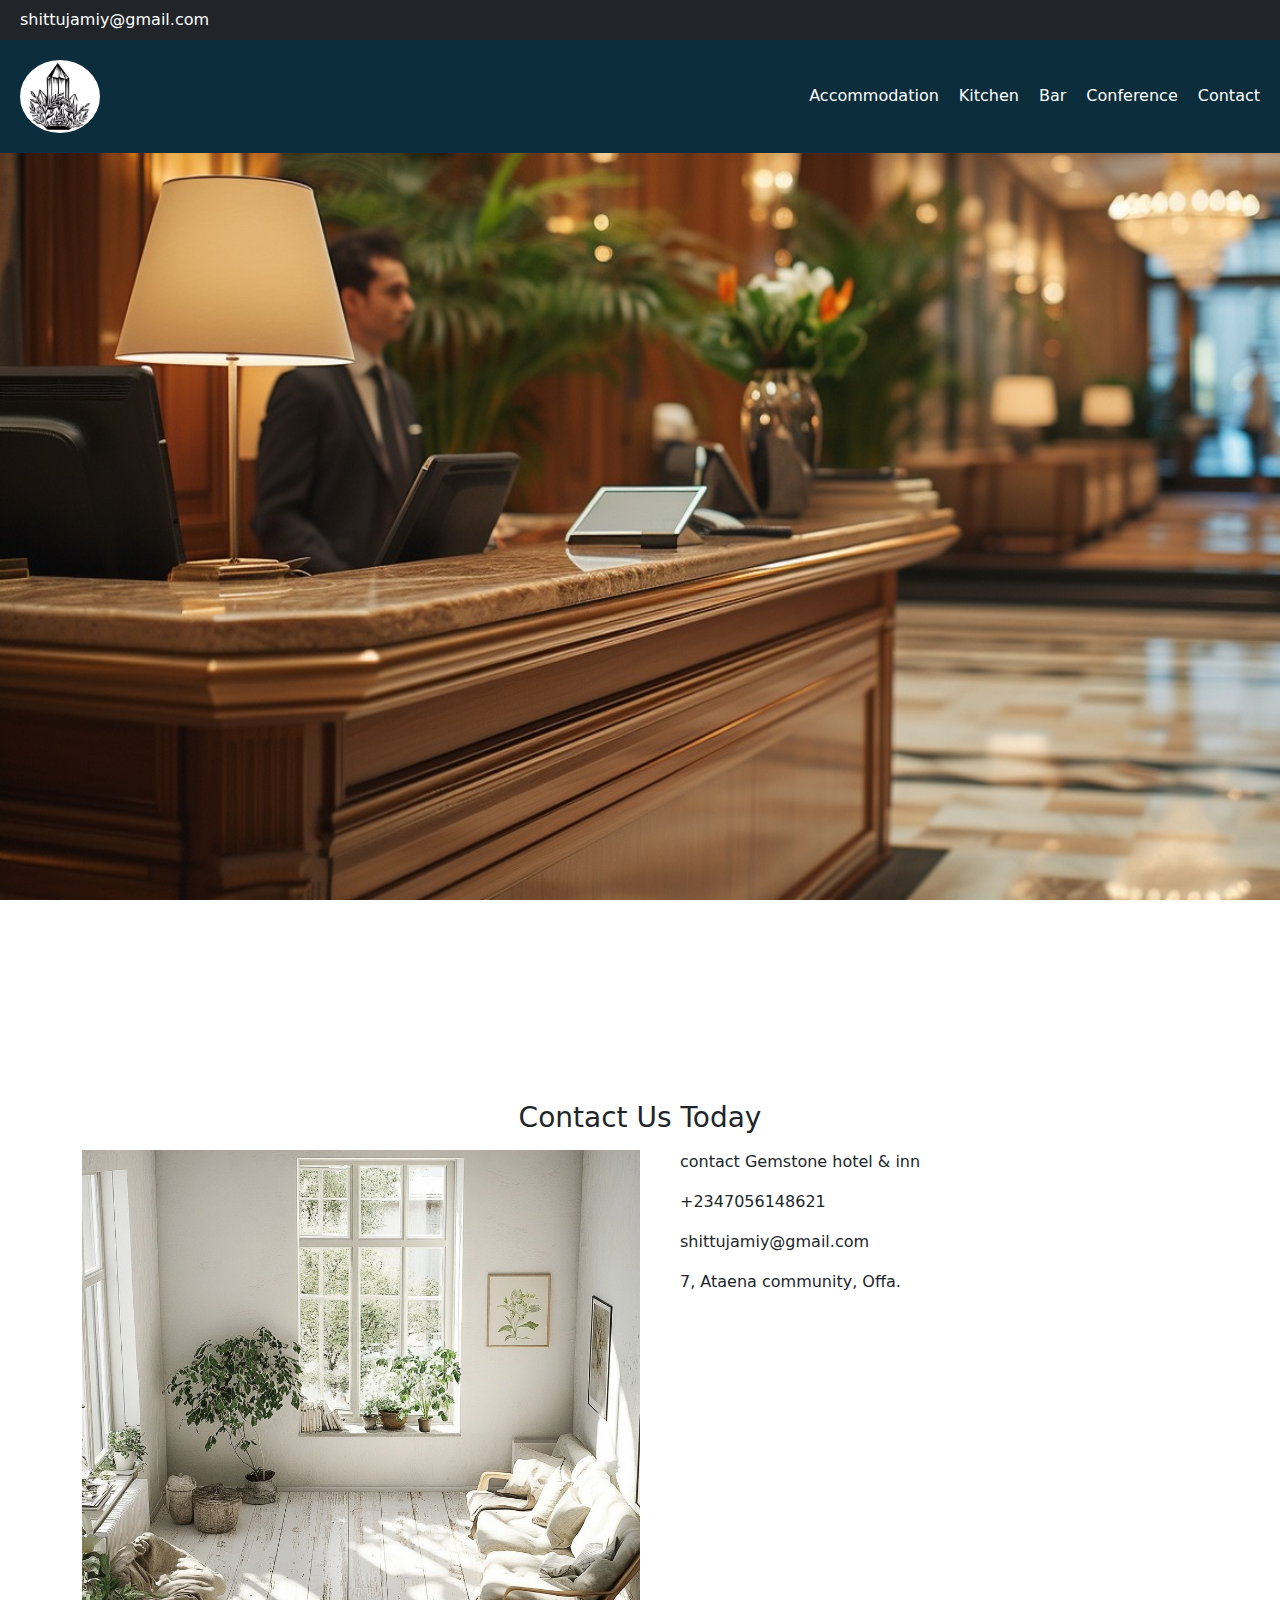
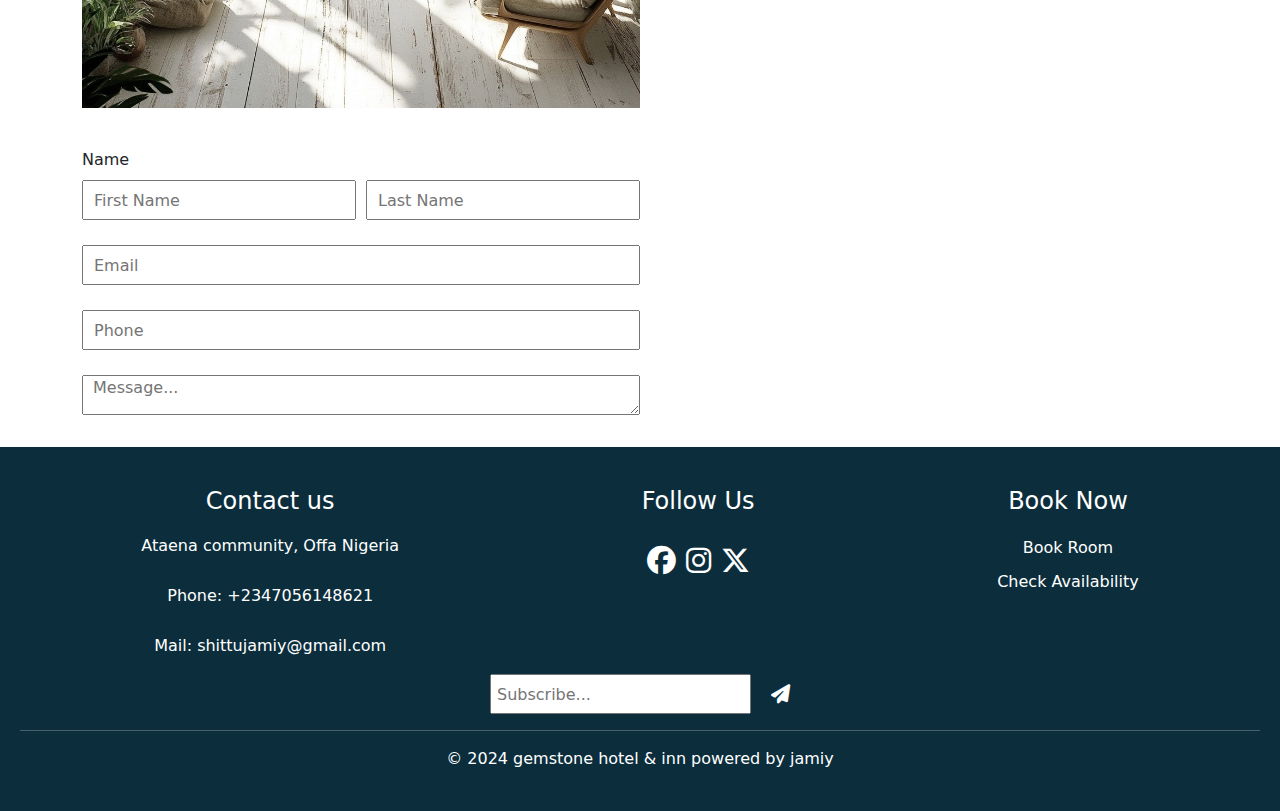
<file: contact.html>
<!DOCTYPE html>
<html lang="en">
  <head>
    <meta charset="UTF-8" />
    <meta name="viewport" content="width=device-width, initial-scale=1.0" />
    <title>Document</title>
    <link rel="stylesheet" href="bootstrap-5.3.3-dist/css/bootstrap.min.css" />
    <link rel="stylesheet" href="fonts-6/css/all.css" />
    <link rel="stylesheet" href="aos/aos.css" />
    <link rel="stylesheet" href="bootstrap-5.3.3-dist/css/bootstrap.min.css" />
    <link rel="stylesheet" href="swipers/swiper-bundle.min.css" />
    <link rel="stylesheet" href="construction.css" />
    <link rel="stylesheet" href="contact.css" />
  </head>
  <body>
    <header>
      <div class="first-nav text-bg-dark">
        <p>shittujamiy@gmail.com</p>
      </div>
      <div class="second-nav">
        <img src="imgs/gemstone.jpg" class="brand" alt="" />
        <button class="hamburger">
          <div class="bar"></div>
        </button>
        <nav>
          <li><a href="accomodation.html">Accommodation</a></li>
          <li><a href="kitchen.html">Kitchen</a></li>
          <li><a href="bar.html">Bar</a></li>
          <li class="dd-parent"><a href="conference.html">Conference</a></li>
          <li><a href="contact.html">Contact</a></li>
        </nav>
      </div>
    </header>
    <div class="side-menu">
      <div class="brand-name">
        <i class="fa fa-times"></i>
        <h2>Gemstone</h2>
      </div>
      <div class="menus">
        <li><a href="accomodation.html">accommodation</a></li>
        <li><a href="kitchen.html">Restaurant</a></li>
        <li><a href="bar.html">Bar</a></li>
        <li><a href="conference.html">Conference</a></li>
        <li><a href="contact.html">Contact</a></li>
      </div>
    </div>
    <div>
      <div class="parallax-1"></div>
      <div class="parallax-item">
        <h3 class="text-center mt-5 mb-3 text-capitalize">contact us today</h3>
        <div class="container contact-cta">
          <div class="cta-img">
            <img src="imgs/sunny-room.jpg" class="img-fluid" alt="" />
          </div>
          <div class="cta-txt">
            <p class="d-1">contact Gemstone hotel & inn</p>
            <div class="contacts">
              <p>+2347056148621</p>
              <p>shittujamiy@gmail.com</p>
              <p>7, Ataena community, Offa.</p>
            </div>
          </div>
          <div class="form">
            <form action="#">
              <label for="name" class="mb-2">Name</label>
              <div class="input-field names">
                <div class="name-field">
                  <input type="text" id="name" placeholder="First Name" />
                </div>
                <div class="name-field">
                  <input type="text" placeholder="Last Name" />
                </div>
              </div>

              <div class="input-field email">
                <input type="email" placeholder="Email" />
              </div>
              <div class="input-field number">
                <input type="tel" placeholder="Phone" />
              </div>
              <div class="input-field textarea">
                <textarea name="#" id="#" placeholder="Message..."></textarea>
              </div>
            </form>
          </div>
        </div>
      </div>
    </div>
    <footer>
      <div class="footer-item row1">
        <h4>Contact us</h4>
        <p>Ataena community, Offa Nigeria</p>
        <p>Phone: +2347056148621</p>
        <p>Mail: shittujamiy@gmail.com</p>
      </div>
      <div class="footer-item row2">
        <h4>Follow Us</h4>
        <div class="f-socials">
          <i class="fa-brands fa-facebook"></i>
          <i class="fa-brands fa-instagram"></i>
          <i class="fa-brands fa-x-twitter"></i>
        </div>
      </div>
      <div class="footer-item row3">
        <h4>Book Now</h4>
        <div class="booking">
          <li><a href="#">book room</a></li>
          <li><a href="#">check availability</a></li>
        </div>
      </div>
      <form action="#" class="subscribe">
        <input type="email" name="#" id="#" placeholder="Subscribe..." />
        <i class="fa-solid fa-paper-plane"></i>
      </form>
      <div id="copy">
        <hr />
        &copy; 2024 gemstone hotel & inn powered by jamiy
      </div>
    </footer>
    <script src="construction.js"></script>
    <script src="swipers/swiper-bundle.min.js"></script>
    <script src="slide.js"></script>
    <script src="contact.js"></script>
  </body>
</html>
</file>
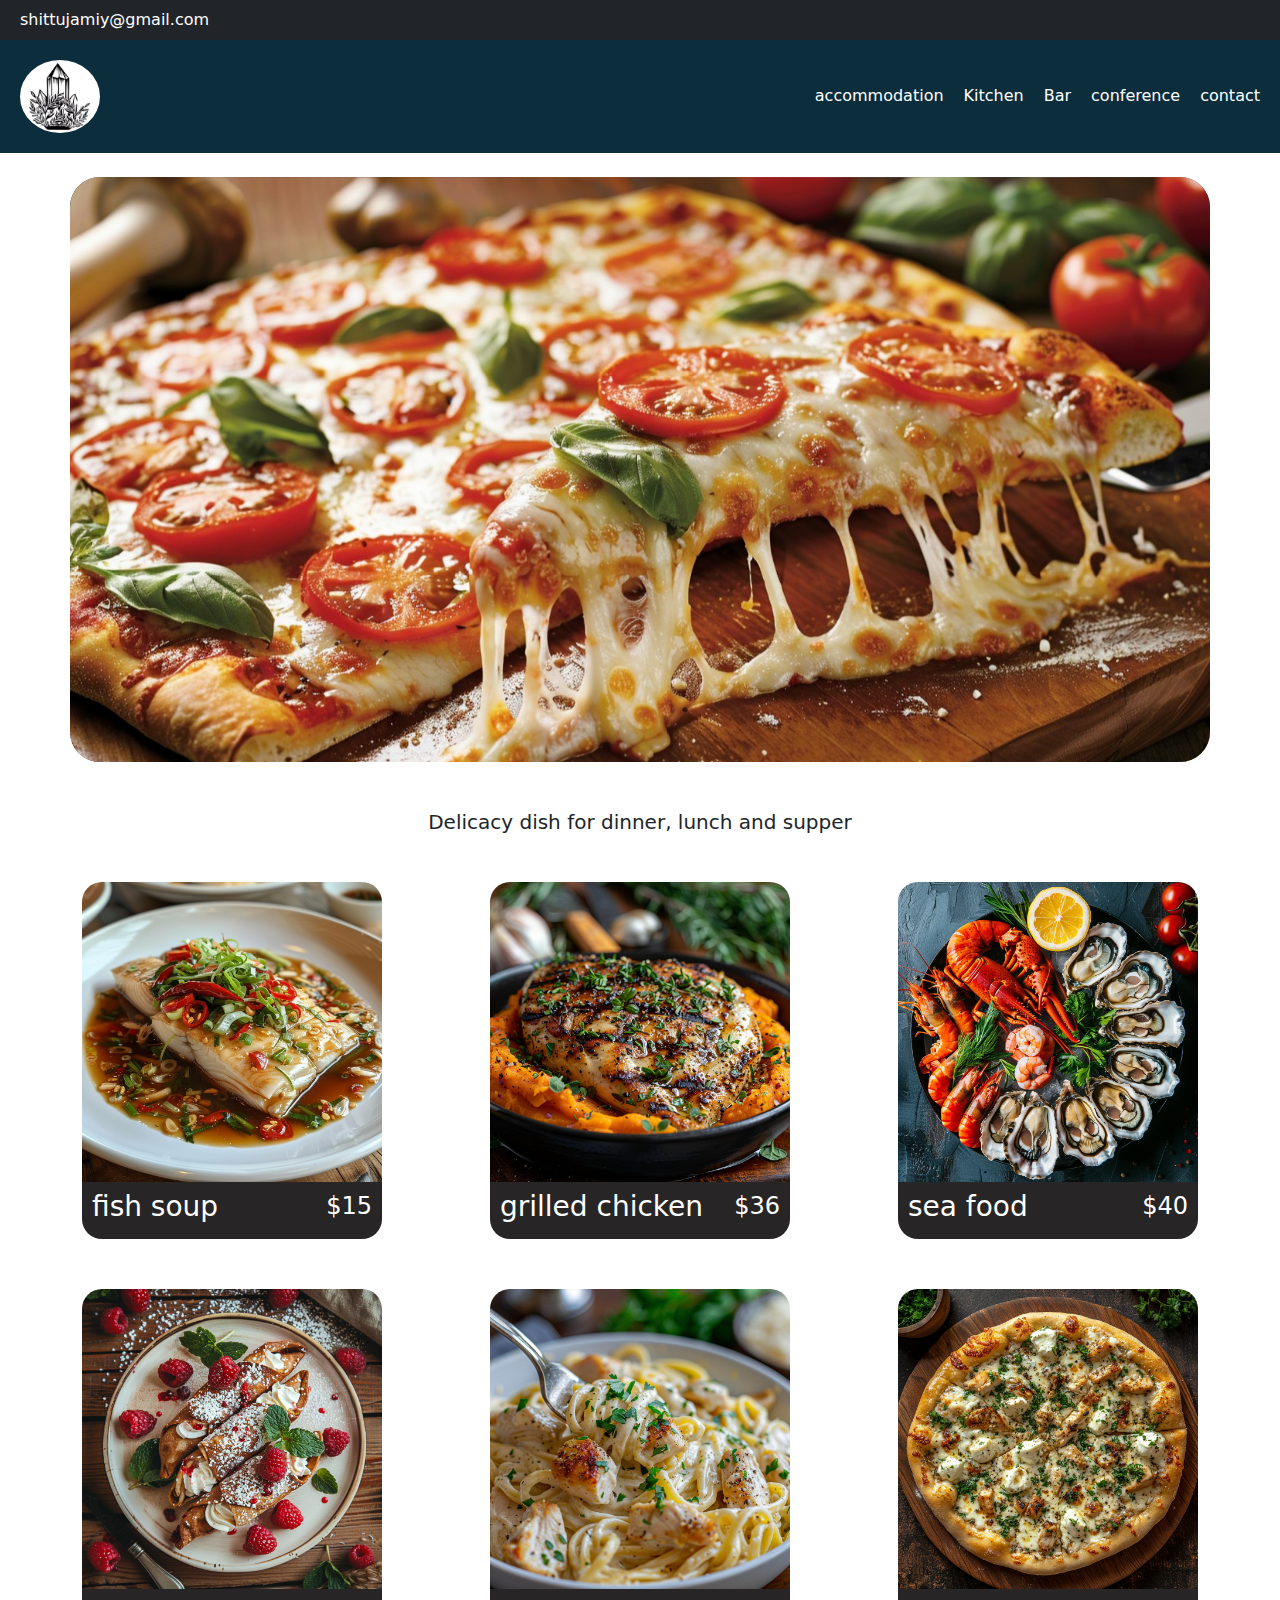
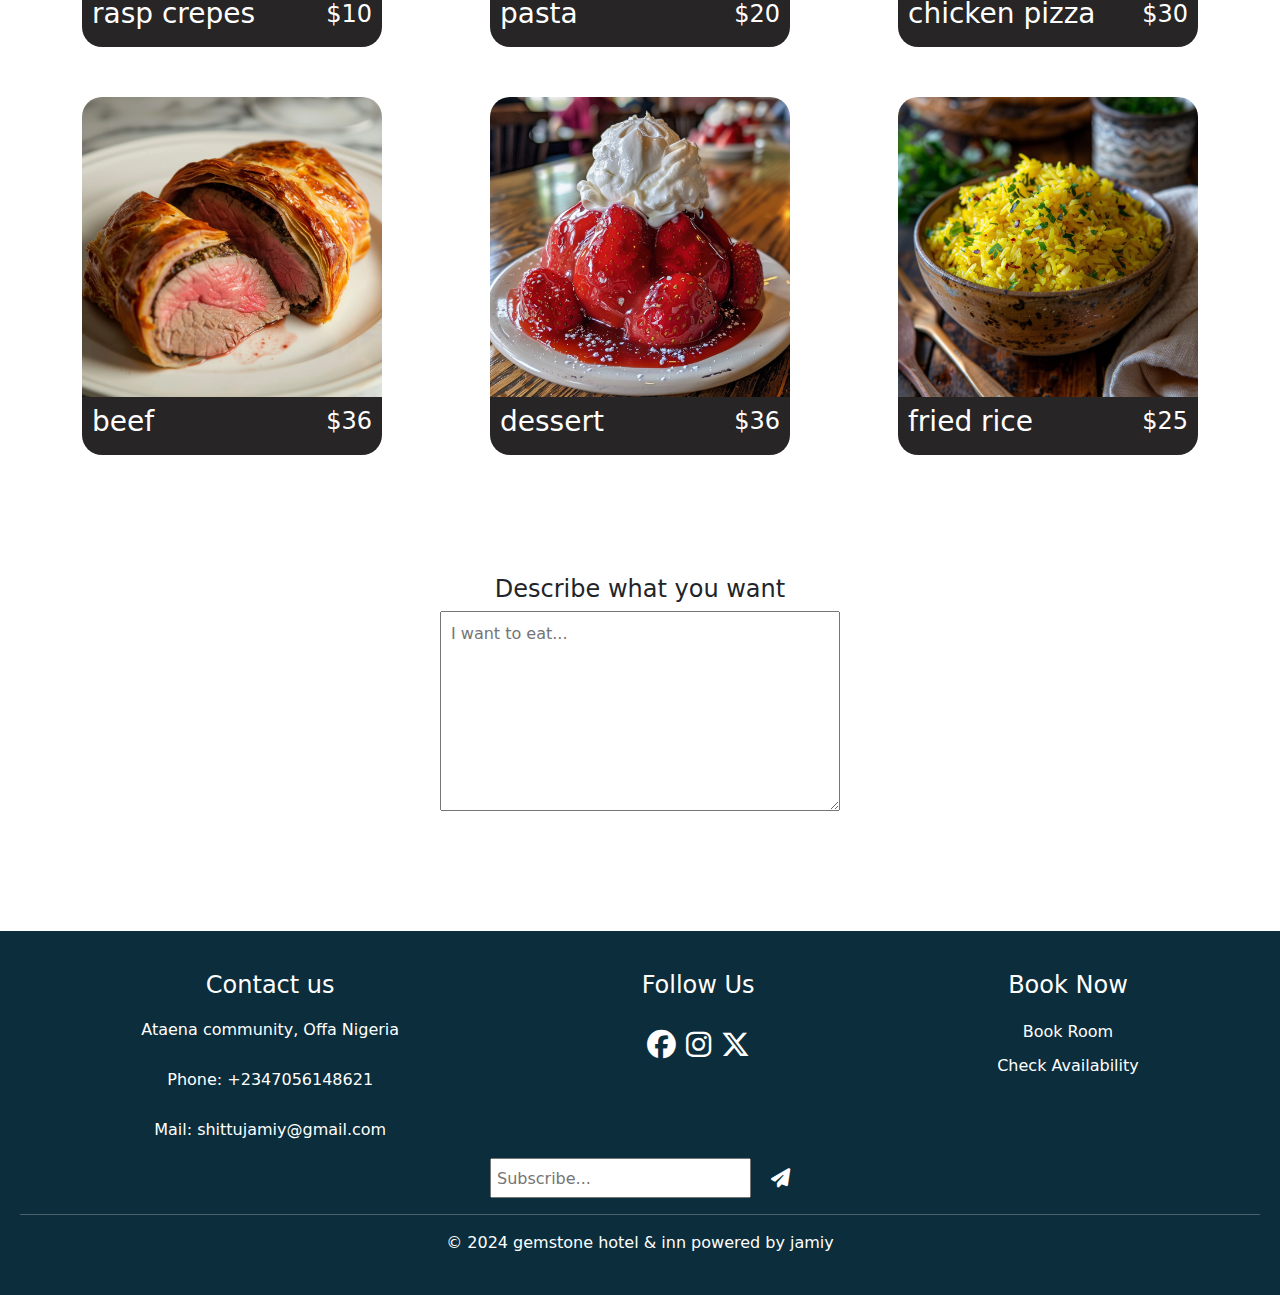
<file: kitchen.html>
<!DOCTYPE html>
<html lang="en">
  <head>
    <meta charset="UTF-8" />
    <meta name="viewport" content="width=device-width, initial-scale=1.0" />
    <title>Document</title>
    <link rel="stylesheet" href="fonts-6/css/all.css" />
    <link rel="stylesheet" href="aos/aos.css" />
    <link rel="stylesheet" href="bootstrap-5.3.3-dist/css/bootstrap.min.css" />
    <link rel="stylesheet" href="swipers/swiper-bundle.min.css" />
    <link rel="stylesheet" href="construction.css" />
  </head>

  <body>
    <header>
      <div class="first-nav text-bg-dark">
        <p>shittujamiy@gmail.com</p>
      </div>
      <div class="second-nav">
        <img src="imgs/gemstone.jpg" class="brand" alt="" />
        <button class="hamburger">
          <div class="bar"></div>
        </button>
        <nav>
          <li><a href="accomodation.html">accommodation</a></li>
          <li><a href="kitchen.html">Kitchen</a></li>
          <li><a href="bar.html">Bar</a></li>
          <li class="dd-parent"><a href="conference.html">conference</a></li>
          <li><a href="contact.html">contact</a></li>
        </nav>
      </div>
    </header>
    <div class="side-menu">
      <div class="brand-name">
        <i class="fa fa-times"></i>
        <h2>Gemstone</h2>
      </div>
      <div class="menus">
        <li><a href="accomodation.html">accommodation</a></li>
        <li><a href="kitchen.html">Kitchen</a></li>
        <li><a href="bar.html">Bar</a></li>
        <li><a href="conference.html">Conference</a></li>
        <li><a href="contact.html">Contact</a></li>
      </div>
    </div>
    <main>
      <div class="container-fluid my-4">
        <div class="swiper kitchenSlide container bdr">
          <div class="swiper-wrapper short-img">
            <div class="swiper-slide kitchen-item">
              <img src="imgs/burger.jpg" alt="" />
            </div>
            <div class="swiper-slide kitchen-item">
              <img src="imgs/cheese-pizza.jpg" alt="" />
            </div>
            <div class="swiper-slide kitchen-item">
              <img src="imgs/pasta.jpg" alt="" />
            </div>
          </div>
        </div>
      </div>
      <div class="container-fluid mt-5">
        <h5 class="text-center">Delicacy dish for dinner, lunch and supper</h5>
        <div class="container food-container mt-5">
          <div class="food-card">
            <div class="card-details">
              <img src="imgs/fish-dish.jpg" alt="" />
              <div class="card-icons">
                <div class="icon">
                  <i class="fa-regular fa-heart"></i>
                  <span> 1.3k </span>
                </div>
                <div class="icon">
                  <i class="fa-regular fa-clock"></i>
                  <span>20mins</span>
                </div>
                <div class="icon">
                  <i class="fa-solid fa-bowl-food"></i>
                  <span>order</span>
                </div>
              </div>
            </div>
            <div class="details-txt">
              <h3>fish soup</h3>
              <div class="price">
                <h4>$15</h4>
              </div>
            </div>
          </div>
          <div class="food-card">
            <div class="card-details">
              <img src="imgs/grilled-chicken.jpg" alt="" />
              <div class="card-icons">
                <div class="icon">
                  <i class="fa-regular fa-heart"></i>
                  <span> 9.8k </span>
                </div>
                <div class="icon">
                  <i class="fa-regular fa-clock"></i>
                  <span>40mins</span>
                </div>
                <div class="icon">
                  <i class="fa-solid fa-bowl-food"></i>
                  <span>order</span>
                </div>
              </div>
            </div>
            <div class="details-txt">
              <h3>grilled chicken</h3>
              <div class="price">
                <h4>$36</h4>
              </div>
            </div>
          </div>
          <div class="food-card">
            <div class="card-details">
              <img src="imgs/sea-food.jpg" alt="" />
              <div class="card-icons">
                <div class="icon">
                  <i class="fa-regular fa-heart"></i>
                  <span> 2.5k </span>
                </div>
                <div class="icon">
                  <i class="fa-regular fa-clock"></i>
                  <span>1hr</span>
                </div>
                <div class="icon">
                  <i class="fa-solid fa-bowl-food"></i>
                  <span>order</span>
                </div>
              </div>
            </div>
            <div class="details-txt">
              <h3>sea food</h3>
              <div class="price">
                <h4>$40</h4>
              </div>
            </div>
          </div>
          <div class="food-card">
            <div class="card-details">
              <img src="imgs/rasp-crepes.jpg" alt="" />
              <div class="card-icons">
                <div class="icon">
                  <i class="fa-regular fa-heart"></i>
                  <span> 1.1k </span>
                </div>
                <div class="icon">
                  <i class="fa-regular fa-clock"></i>
                  <span>20mins</span>
                </div>
                <div class="icon">
                  <i class="fa-solid fa-bowl-food"></i>
                  <span>order</span>
                </div>
              </div>
            </div>
            <div class="details-txt">
              <h3>rasp crepes</h3>
              <div class="price">
                <h4>$10</h4>
              </div>
            </div>
          </div>
          <div class="food-card">
            <div class="card-details">
              <img src="imgs/italian pasta.jpg" alt="" />
              <div class="card-icons">
                <div class="icon">
                  <i class="fa-regular fa-heart"></i>
                  <span> 20k </span>
                </div>
                <div class="icon">
                  <i class="fa-regular fa-clock"></i>
                  <span>35mins</span>
                </div>
                <div class="icon">
                  <i class="fa-solid fa-bowl-food"></i>
                  <span>order</span>
                </div>
              </div>
            </div>
            <div class="details-txt">
              <h3>pasta</h3>
              <div class="price">
                <h4>$20</h4>
              </div>
            </div>
          </div>
          <div class="food-card">
            <div class="card-details">
              <img src="imgs/chicken-pizza.jpg" alt="" />
              <div class="card-icons">
                <div class="icon">
                  <i class="fa-regular fa-heart"></i>
                  <span> 1.9k </span>
                </div>
                <div class="icon">
                  <i class="fa-regular fa-clock"></i>
                  <span>30mins</span>
                </div>
                <div class="icon">
                  <i class="fa-solid fa-bowl-food"></i>
                  <span>order</span>
                </div>
              </div>
            </div>
            <div class="details-txt">
              <h3>chicken pizza</h3>
              <div class="price">
                <h4>$30</h4>
              </div>
            </div>
          </div>
          <div class="food-card">
            <div class="card-details">
              <img src="imgs/beef.jpg" alt="" />
              <div class="card-icons">
                <div class="icon">
                  <i class="fa-regular fa-heart"></i>
                  <span> 2.1k </span>
                </div>
                <div class="icon">
                  <i class="fa-regular fa-clock"></i>
                  <span>55mins</span>
                </div>
                <div class="icon">
                  <i class="fa-solid fa-bowl-food"></i>
                  <span>order</span>
                </div>
              </div>
            </div>
            <div class="details-txt">
              <h3>beef</h3>
              <div class="price">
                <h4>$36</h4>
              </div>
            </div>
          </div>
          <div class="food-card">
            <div class="card-details">
              <img src="imgs/strawberry-dessert.jpg" alt="" />
              <div class="card-icons">
                <div class="icon">
                  <i class="fa-regular fa-heart"></i>
                  <span> 2.2k </span>
                </div>
                <div class="icon">
                  <i class="fa-regular fa-clock"></i>
                  <span>20mins</span>
                </div>
                <div class="icon">
                  <i class="fa-solid fa-bowl-food"></i>
                  <span>order</span>
                </div>
              </div>
            </div>
            <div class="details-txt">
              <h3>dessert</h3>
              <div class="price">
                <h4>$36</h4>
              </div>
            </div>
          </div>

          <div class="food-card">
            <div class="card-details">
              <img src="imgs/fried-rice.jpg" alt="" />
              <div class="card-icons">
                <div class="icon">
                  <i class="fa-regular fa-heart"></i>
                  <span> 2.2k </span>
                </div>
                <div class="icon">
                  <i class="fa-regular fa-clock"></i>
                  <span>55mins</span>
                </div>
                <div class="icon">
                  <i class="fa-solid fa-bowl-food"></i>
                  <span>order</span>
                </div>
              </div>
            </div>
            <div class="details-txt">
              <h3>fried rice</h3>
              <div class="price">
                <h4>$25</h4>
              </div>
            </div>
          </div>
        </div>
      </div>
      <div class="describe-section">
        <h4>Describe what you want</h4>
        <textarea
          class="col-4"
          name="#"
          placeholder="I want to eat..."
          id=""
          style="max-width: 400px; min-width: 300px"
        ></textarea>
      </div>
    </main>

    <footer>
      <div class="footer-item row1">
        <h4>Contact us</h4>
        <p>Ataena community, Offa Nigeria</p>
        <p>Phone: +2347056148621</p>
        <p>Mail: shittujamiy@gmail.com</p>
      </div>
      <div class="footer-item row2">
        <h4>Follow Us</h4>
        <div class="f-socials">
          <i class="fa-brands fa-facebook"></i>
          <i class="fa-brands fa-instagram"></i>
          <i class="fa-brands fa-x-twitter"></i>
        </div>
      </div>
      <div class="footer-item row3">
        <h4>Book Now</h4>
        <div class="booking">
          <li><a href="#">book room</a></li>
          <li><a href="#">check availability</a></li>
        </div>
      </div>
      <form action="#" class="subscribe">
        <input type="email" name="#" id="#" placeholder="Subscribe..." />
        <i class="fa-solid fa-paper-plane"></i>
      </form>
      <div id="copy">
        <hr />
        &copy; 2024 gemstone hotel & inn powered by jamiy
      </div>
    </footer>
    <div class="container-fluid"></div>
    <script src="construction.js"></script>
    <script src="swipers/swiper-bundle.min.js"></script>
    <script src="slide.js"></script>
    <script src="aos/aos.js"></script>
    <script>
      AOS.init();
    </script>
  </body>
</html>
</file>
<file: construction.css>
* {
    margin: 0;
    padding: 0%;
    box-sizing: border-box;
}
header .first-nav {
    width: 100%;
    height: 40px;
    top: 0;
    left: 0;
    right: 0;
    position: relative;
    z-index: 100;
}
.side-menu {
    position: fixed;
    inset: 0 -400px 0 auto;
    z-index: 100;
    display: grid;
    grid-template-rows: 100px 1fr 70px;
    width: 400px;
    height: 100%;
    background: #0b2d3c;
    color: #fff;
    transition: all ease-in-out .3s;
}
.side-menu.active {
    right: 0;
}
.brand-name {
    text-align: center;
    display: flex;
    position: relative;
    align-items: center;
    justify-content: center;
}
.side-menu li {
    list-style: none;
    width: 100%;
}
.socials {
    color: #fff;
    display: flex;
    justify-content: space-around;
}
.fa-times {
    position: absolute;
    top: 50%;
    left: 20px;
    font-size: 2em;
    transform: translateY(-50%);
}
.socials i {
    color: #fff;
    font-size: 1.4em;
}
.menus {
    width: 100%;
    display: grid;
    grid-template-rows: 1, 1fr;
}
.menus li {
    width: 100%;
}
.menus a {
    width: 100%;
    padding: 20px;
    display: block;
    text-decoration: none;
    color: #fff;
    font-size: 1.9em;
    text-align: center;
}
.menus a:hover {
    background-color: #fff;
    color: #000;
    border-left: 4px solid #ff31cc;
}
.first-nav p {
    position: absolute;
    top: 50%;
    left: 20px;
    transform: translateY(-50%);
}
.second-nav {
    display: flex;
    justify-content: space-between;
    align-items: center;
    padding: 20px;
    background: #0b2d3c;
    z-index: 99;
    inset: 0 0 auto 0;
}
.brand {
    border-radius: 50%;
    width: 80px;
}
.hamburger {
    width: 30px;
    height: 30px;
    outline: none;
    background: none;
    border: none;
    display: none;
}
.second-nav nav {
    display: flex;
    gap: 20px;
    color: white;
}
.second-nav nav li {
    list-style: none;
}
.second-nav a {
    text-decoration: none;
    color: white;
}
.socials {
    color: white;
    display: grid;
    grid-template-columns: repeat(3, 40px);
}

/* the banner slide aspect */
.hamburger .bar, .hamburger:before, .hamburger:after {
    width: 100%;
    height: 2px;
    display: block;
    content: '';
    margin: 6px 0;
    display: flex;
    background: rgb(255, 255, 255);
    transition: 0.5s;
}
.hamburger.isActive:before {
    transform: translate(1px, 10px) rotate(-45deg);
}
.hamburger.isActive:after {
    transform: translate(1px, -6px) rotate(45deg);
}
.hamburger.isActive .bar {
    opacity: 0;
}
.content {
    position: absolute;
    width: 45%;
    height: 100vh;
    color: black;
    background: transparent;
    
}

.content-child {
    position: relative;
    height: 100%;
    animation: slideLeft 0.6s ease-in forwards;
}
@keyframes slideLeft  {
    0% {
        left: -100%;
    }
    100% {
        left: 0;
    }
}
.overlay {
    background: #202020b9;
}
.overlay, .details {
    position: absolute;
    width: 100%;
    height: 100%;
    bottom: 0;
}
.details {
    color: white;
}

.demo-banner {
    height: 75vh;
    overflow: hidden;
}
.banner-card {
    position: relative;
}
.greetings {
    position: absolute;
    bottom: 20px;
    left: 50%;
    transform: translateX(-50%);
    width: 360px;
    text-align: center;
    color: white;
    background-color: chocolate;
    background: rgba(210, 105, 30, .6);
    padding: 20px;
    border-radius: 20px;
    text-transform: capitalize;
}
.greetings a {
    color: white;
    font-weight: 600;
    font-size: 1.2em;
}
.heading1 {
    font-size: 1.6em;
    text-transform: capitalize;
    margin-top: 30px;
    text-align: center;
}
.brand-logo {
    display: flex;
    justify-content: center;
    margin-top: 70px;
}
.brand-logo img {
    width: 220px;
    box-shadow: 1px 2px 6px rgba(0 , 0, 0, .6);
    border-radius: 50%;
}
.welcome-section {
    display: grid;
    padding: 20px;
    grid-template-columns: repeat(2, 1fr);
    grid-gap: 50px;
    margin-top: 50px;
}
@media screen and (max-width: 1000px) {
    .welcome-section {
        grid-template-columns: none;
    }
    .welcome-img {
        display: block;
        margin: auto;
    }
}
.welcome-img {
    max-width: 500px;
    overflow: hidden;
}
.welcome-img img {
    width: 100%;
}
.rooms-sect {
    margin-top: 60px;
}
.rooms-sect h3 {
    margin-bottom: 20px;
    text-align: center;
}
.room  img{
    width: 300px;
    overflow: hidden;
}
.room {
    width: 300px;
    gap: 30px;
}
.room-info {
    width: 100%;
    display: flex;
    justify-content: space-between;
    padding: 15px ;
    background: rgb(11, 45, 60);
}
.g-item1 {
    grid-area: gym;
    overflow: hidden;
}
.g-item2 {
    grid-area: kit;
    overflow: hidden;
}
.g-item3 {
    grid-area: carp;
    overflow: hidden;
}
.g-item4 {
    grid-area: pool;
    overflow: hidden;
}
.g-item5 {
    grid-area: bar;
    overflow: hidden;
}
.g-item6 {
    grid-area: fount;
    overflow: hidden;
}
.gallery {
    display: grid;
    grid-template-areas:
     'gym gym kit'
     'gym gym carp'
     'pool bar fount'
    ;
    gap: 3px;
}
.gallaries {
    margin-top: 60px;
}
.gallaries h3 {
    margin: 20px;
    text-align: center;
}
#h3 {
    font-size: 1.4em;
}.gallery img {
    width: 100%;
}
.recent-container {
    display: flex;
    gap: 20px;
}
.recents {
    width: 300px;
    object-fit: cover;
}
.recent-img  {
    width: 100%;
    height: 280px;
    object-fit: cover;
}
.recent-img img {
    width: 100%;
    height: 100%;
}
.recents p {
    text-transform: capitalize;
}
.kitchen-cont {
    width: 100%;
    height: 80vh;
    overflow: hidden;
    position: relative;
    background-image: url('imgs/burger.jpg');
    object-fit: cover;
    background-size: cover;
    background-repeat: no-repeat;
}
.kitchen-cont img {
    width: 100%;
}
.kitchen-cont a {
    position: absolute;
    top: 50%;
    left: 50%;
    transform: translate(-50%);
    padding: 15px 40px;
    color: #fff;
    background: #000;
    text-decoration: none;
    border: 3px solid #ffffff;
    transition: all ease-in 0.3s;
}
.kitchen-cont a:hover {
    background-color: transparent;
}
.showcase-container {
    display: grid;
    grid-template-columns: repeat(2, 1fr);
    gap: 30px;
}
.showcase {
    overflow: hidden;
    display: grid;
    grid-template-rows: auto;
    grid-gap: 30px;
}
.showcase-img {
    width: 100%;
    height: 500px;
}
.showcase-img img {
    width: 100%;
    height: 100%;
}
.showcase-box img {
    width: 100%;
    object-fit: cover;
}
.image-pick {
    width: 90%;
    display: grid;
    grid-gap: 10px;
    grid-template-columns: repeat(4, 1fr);
}
.small-container {
    overflow: hidden;
    width: 100%;
    height: inherit;
    background: #000;
}
.small-showcase-box {
    overflow: hidden;
    background: #000;
    object-fit: cover;
    width: 100%;
    height: 100%;
    
}
.small-showcase-box img {
    width: 100%;
    height: 100%;
    object-fit: cover;
}
@media screen and (max-width: 1110px) {
    .showcase-container {
        grid-template-columns: 1fr;
    }
 
}

@media screen and (max-width: 768px) {
    .image-pick {
        width: 100%;
    }
    .hamburger {
        display: block;
    }
    .second-nav nav {
        display: none;
    }
}
.product-container {
    display: grid;
    grid-template-columns: repeat(auto-fit, minmax(18rem, 1fr));
    justify-content: center;
}
.accomondation-link {
    display: flex;
    justify-content: center;
    margin: 30px 0;
}
.accomondation-link a {
    text-decoration: none;
    color: #000;
    font-size: 1.5em;
    text-transform: uppercase;
    font-weight: 600;
    text-align: center;
}
.product {
    width: 300px;
}
.product-img img {
    width: 100%;
}
.row1 {
    grid-area: contact;
    display: flex;
    flex-direction: column;
    justify-content: center;
    align-items: center;
    gap: 10px;
}
.row2 {
    grid-area: follow;
    display: flex;
    flex-direction: column;
    align-items: center;
    gap: 10px;
}
.row2 h4, .row3 h4 {
    margin-bottom: 20px;
}
.f-socials i {
    font-size: 1.8em;
}
.f-socials {
    display: flex;
    gap: 10px;
}
.row3 {
    grid-area: book;
    display: flex;
    flex-direction: column;
    align-items: center;
}
.booking {
    text-align: center;
    display: grid;
    gap: 10px;
}
.booking li {
    list-style: none;
}

.booking a {
    text-decoration: none;
    color: #fff;
    text-transform: capitalize;
}
.subscribe {
    grid-area: mail;
    justify-self: center;
    max-width: 450px;
    min-width: 300px;
    height: 40px;
    display: flex;
    align-items: center;
    gap: 20px;
}
.subscribe input {
    width: 100%;
    height: 100%;
    padding: 0 5px;
}
.subscribe i {
    font-size: 1.2em;
}
#copy {
    grid-area: copy;
    text-align: center;
}
footer {
    display: grid;
    grid-template-areas: 
    'contact follow book'
    'mail mail mail'
    'copy copy copy';
    background: #0b2d3c;
    color: white;
    padding: 40px 20px ;
}
@media screen and (max-width: 900px) {
    footer {
        grid-template-areas: 
        'contact'
        'follow'
        'book'
        'mail'
        'copy'
        ;
        gap: 80px;
        justify-content: center;
    }
    footer hr {
        width: 90%;
    }
}
.room-item {
    display: flex;
    flex-direction: column;
    margin-bottom: 150px;
}
.item-details {
    box-shadow: 1px 2px 6px rgba(0 , 0, 0, .6);
    border-radius: 20px;
    margin-top: 5px;
}
.item-details p {
    padding: 10px;
}
.item-details h4 {
    background: #008b3f;
    color: white;
    text-align: center;
    padding: 10px;
    border-radius: 20px 0;
}
.item-details button {
    margin: auto;
    display: block;
    padding: 8px 14px;
    margin-bottom: 10px;
    border: none;
    color: white;
    text-transform: capitalize;
    background-image: linear-gradient(#008b3f, black);
}
.bar-cont {
    border-radius: 30px;
    overflow: hidden !important;
}
@media screen and (min-width: 1098px) {
    .room-item {
        position: relative;
    }
    /* accomodations */
    .item-details {
        position: absolute;
        width: 400px;
        top: 50%;
        background: white;
        transform: translateY(-50%);
        box-shadow: 1px 2px 6px rgba(0 , 0, 0, .6);
        border-radius: 20px;
    }
    .item-details h4 {
        background: #008b3f;
        color: white;
        text-align: center;
        padding: 10px;
    }
    .item-details p {
        padding: 10px;
    }
    .item-details button {
        margin: auto;
        display: block;
        padding: 8px 14px;
        margin-bottom: 10px;
        border: none;
        color: white;
        text-transform: capitalize;
        background-image: linear-gradient(#008b3f, black);
    }
    .all-rooms {
        display: flex;
        flex-direction: column;
        gap: 100px;
    }
    .right {
        align-self: flex-end;
    }
    .right-item {
        right: 300px;
        background: white;
        transform: translateY(-50%);
        top: 50%;
    }
    .left-item {
        right: -300px;
    
    }
    
}
.short-img {
    max-height: 65vh;
    object-fit: contain;
    overflow: hidden;
}
.kitchen-item img {
    width: 100%;
    height: Auto;
}
.food-container {
    display: flex;
    flex-wrap: wrap;
    justify-content: space-between;
    align-items: center;
    gap: 50px;
}
@media screen and (max-width: 767px) {
    .food-container {
        justify-content: center;
    }
    .side-menu {
        width: 100%;
        right: -100%;
    }
}
.wine-cont {
    display: grid;
    grid-template-columns: repeat(3, 300px);
    justify-content: space-between;
    gap: 30px;
}
@media screen and (max-width: 1200px) {
    .wine-cont {
        grid-template-columns: repeat(2, 300px);
        justify-content: space-around;
    }
}
@media screen and (max-width: 770px) {
    .wine-cont {
        grid-template-columns: none;
        grid-template-rows:  1;
        justify-content: space-around;
    }
}
.food-card, .drink-card {
    width: 300px;
    border-radius: 20px;
    overflow: hidden;
}

.card-details {
    width: 300px;
    height: 300px;
    position: relative;
}
.card-icons {
    position: absolute;
    top: 50%;
    transform: translateY(-50%);
    right: 20px;
    height: 70%;
    display: flex;
    flex-direction: column;
    justify-content: space-between;
    color: white;
}
.card-icons span {
    padding: 2px 8px;
    background: rgba(0, 0, 0, 0.575);
    text-align: center;
    border-radius: 10px;
}
.food-card img, .drink-card img {
    width: 100%;
}

.bdr {
    border-radius: 30px;
    overflow: hidden;
}
.icon {
    display: none;
    flex-direction: column;
    gap: 5px;
    align-items: center;
    transition: all .3s;
}
.icon i {
    font-size: 1.2em;
    background: rgba(0, 0, 0, 0.575);
    width: 28px;
    height: 28px;
    text-align: center;
    line-height: 28px;
    border-radius: 10px;
    margin-top: 8px;
}
.food-card:hover .icon, .drink-card:hover .icon {
    display: flex;
    transition: all ease .3s;
}
.details-txt {
    display: flex;
    justify-content: space-between;
    align-items: center;
    padding: 8px 10px;
    background: #272525;
    color: #fff;
}
/* kitchen */
.describe-section {
    margin: 120px auto;
    display: flex;
    justify-content: center;
    align-items: center;
    flex-direction: column;
}
.describe-section textarea {
    min-height: 200px;
    padding: 10px;
}
table, th, td {
    border: 1px solid black;
}
</file>
<file: conference.css>
.conference-room {
    display: grid;
    grid-template-columns: repeat(2, 1fr);
    gap: 30px;
}
.h2 {
    margin-top: 90px;
}
.conf-txt {
    padding: 20px;
}
.conf-img {
    padding: 20px;
}
@media screen and (max-width: 767px) {
    .conference-room {
        grid-template-columns: none;
    }
}
</file>
<file: contact.css>
.contact-cta {
    display: grid;
    grid-template-columns: repeat(2, 50%);
    gap: 40px;
}
.contacctcts p {
    font-weight: bold;
}
input {
    padding: 0 10px;
}
.email input, .textarea textarea, .number input{
    width: 100%;
    height: 40px;
    padding: 0 10px;
}
.names {
    display: flex;
    /* grid-template-columns: repeat(2, 1fr); */
    gap: 10px;
}
.name-field {
    width: 50%;
    height: 40px;
}
.name-field input {
    width: 100%;
    height: 100%;
}
.input-field {
    margin-bottom: 25px;
}

@media screen and (max-width: 780px) {
    .contact-cta {
        display: grid;
        grid-template-columns: 1fr;
    }
    .names {
        display: grid;
        grid-template-columns: 1fr;
        gap: 30px;
    }
    .name-field {
        width: 100%;
        height: 40px;
    }
    .name-field input {
        width: 100%;
        height: 100%;
    }
}
.parallax-1 {
    background-image: url(imgs/hotel1.jpg);
    background-attachment: fixed;
    background-size: cover;
    width: 100%;
    height: 100vh;
    background-repeat: no-repeat;
}
</file>
